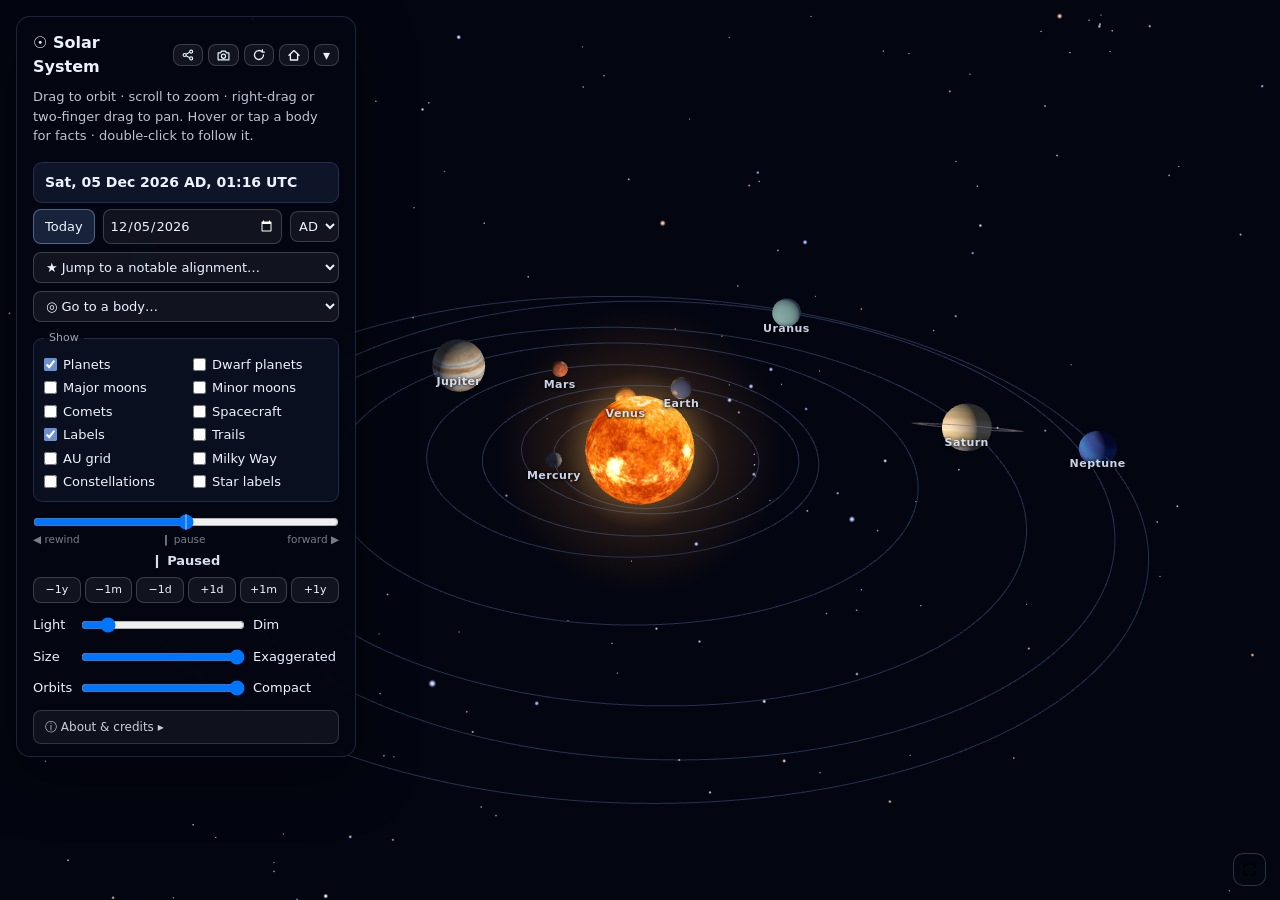
<file: index.html>
<!DOCTYPE html>
<html lang="en">
<head>
<meta charset="UTF-8">
<meta name="viewport" content="width=device-width, initial-scale=1.0, viewport-fit=cover">

<!-- Primary SEO -->
<title>Orrery.live - Interactive 3D Solar System Model &amp; Orrery</title>
<meta name="description" content="A free online orrery: a 3D solar system model and live map of the planets, from real JPL orbital data. See where every planet is right now, travel to any date from 3000 BC to 3000 AD, and watch famous planetary alignments and planet parades.">
<meta name="keywords" content="orrery, solar system model, solar system map, interactive solar system, solar system 3d, planets, planetary alignment, planet parade, astronomy, JPL, ephemeris, space, three.js">
<meta name="author" content="Adam Woodland">
<meta name="robots" content="index, follow">
<meta name="theme-color" content="#01020a">
<link rel="canonical" href="https://orrery.live/">

<!-- Icons & PWA -->
<link rel="icon" href="/favicon.svg" type="image/svg+xml">
<!-- Also published at the hard-coded convention path /apple-touch-icon.png,
     which iOS probes directly when it misses the link tag. -->
<link rel="apple-touch-icon" sizes="180x180" href="/apple-touch-icon.png">
<link rel="manifest" href="/manifest.json">

<!-- Open Graph -->
<meta property="og:type" content="website">
<meta property="og:url" content="https://orrery.live/">
<meta property="og:title" content="Orrery.live - Interactive 3D Solar System Model">
<meta property="og:description" content="A 3D solar system model and live map of the planets, from real JPL orbital data. See where every planet is right now, or travel to any date from 3000 BC to 3000 AD.">
<meta property="og:site_name" content="Orrery.live">
<meta property="og:locale" content="en_AU">
<meta property="og:image" content="https://orrery.live/solar-system.svg">
<meta property="og:image:alt" content="Orrery.live - a glowing sun ringed by tilted planet orbits">

<!-- Twitter / X card -->
<meta name="twitter:card" content="summary">
<meta name="twitter:title" content="Orrery.live - Interactive 3D Solar System Model">
<meta name="twitter:description" content="A 3D solar system model and live map of the planets, from real orbital data, plus a time machine for famous planetary alignments.">
<meta name="twitter:image" content="https://orrery.live/solar-system.svg">

<!-- Structured data -->
<script type="application/ld+json">
{
  "@context": "https://schema.org",
  "@type": "WebApplication",
  "name": "Orrery.live",
  "alternateName": ["Solar System View", "3D Solar System Model", "Online Orrery"],
  "url": "https://orrery.live/",
  "description": "A free online orrery: a 3D solar system model and live map of the planets, from real JPL orbital data. See where every planet is right now, travel to any date from 3000 BC to 3000 AD, and watch famous planetary alignments and planet parades.",
  "applicationCategory": "EducationalApplication",
  "applicationSubCategory": "Astronomy",
  "operatingSystem": "Web Browser",
  "browserRequirements": "Requires WebGL",
  "inLanguage": "en",
  "isAccessibleForFree": true,
  "image": "https://orrery.live/solar-system.svg",
  "screenshot": "https://orrery.live/solar-system.svg",
  "keywords": "orrery, solar system model, solar system map, interactive solar system, solar system 3d, planetary alignment, ephemeris, astronomy, JPL orbital elements, 3D planets",
  "featureList": [
    "Real planet positions computed from JPL orbital elements",
    "Time machine to any date from 3000 BC to 3000 AD",
    "Famous planetary alignments, planet parades and conjunctions",
    "True naked-eye star background from the HYG catalogue",
    "Drag to orbit, scroll to zoom, hover any body for live facts",
    "Double-click any planet or moon to focus on it and follow it through time",
    "Famous comets and deep-space probes on real trajectories",
    "Constellation figures and named bright stars",
    "Orbit trails, upcoming oppositions and elongations computed live",
    "Shareable links to an exact moment in time",
    "Installable app that works offline"
  ],
  "author": { "@type": "Person", "name": "Adam Woodland" },
  "creator": { "@type": "Person", "name": "Adam Woodland" },
  "offers": { "@type": "Offer", "price": "0", "priceCurrency": "AUD" }
}
</script>

<!-- FAQ structured data -->
<script type="application/ld+json">
{
  "@context": "https://schema.org",
  "@type": "FAQPage",
  "mainEntity": [
    {
      "@type": "Question",
      "name": "What is an orrery?",
      "acceptedAnswer": {
        "@type": "Answer",
        "text": "An orrery (pronounced OR-uh-ree) is a mechanical or digital model of the solar system that shows the planets in their correct relative positions and movements around the Sun. The name comes from Charles Boyle, 4th Earl of Orrery, for whom one of the first clockwork models was made around 1712. Orrery.live is a digital orrery - a free online, interactive 3D version you can explore in your browser."
      }
    },
    {
      "@type": "Question",
      "name": "Where are the planets right now?",
      "acceptedAnswer": {
        "@type": "Answer",
        "text": "Orrery.live opens on today's date, so the planets you see are where they actually are right now. Hover or tap any planet and its tooltip describes the planetary sky as seen from Earth: whether the planet is an evening-sky or morning-sky object at the moment, up most of the night, or lost in the Sun's glare - plus its distance and light-travel time from Earth and its next opposition or best viewing date."
      }
    },
    {
      "@type": "Question",
      "name": "How are the planet positions calculated?",
      "acceptedAnswer": {
        "@type": "Answer",
        "text": "Each planet's position is computed from JPL orbital elements (Keplerian ephemeris data), so the planets appear in their true heliocentric positions for any chosen date between 3000 BC and 3000 AD. Orbit spacing and the on-screen size of each body are scaled up for visibility, but the angular positions are real."
      }
    },
    {
      "@type": "Question",
      "name": "How far back and forward in time can I travel?",
      "acceptedAnswer": {
        "@type": "Answer",
        "text": "You can jump to any date from 3000 BC to 3000 AD using the date picker or the time slider. Inside that range the positions are computed from the JPL data; outside it the simulation still runs but shows an 'approximate positions' warning because it is extrapolating beyond the orbital data."
      }
    },
    {
      "@type": "Question",
      "name": "Can I see planetary alignments, planet parades and conjunctions?",
      "acceptedAnswer": {
        "@type": "Answer",
        "text": "Yes. The 'Jump to a notable alignment' menu lets you instantly travel to famous planetary alignments - popularly called planet parades - and conjunctions, from tight five- and six-planet clusters to the moments the planets spread evenly around the Sun. It includes the planet parades of June 2022, January and February 2025, February and August 2026, and the next big ones on 25 December 2027, 3 February 2034 and 8 September 2040. You can also set any date yourself to check an alignment."
      }
    },
    {
      "@type": "Question",
      "name": "What are the stars in the background?",
      "acceptedAnswer": {
        "@type": "Answer",
        "text": "The background is 1,637 naked-eye stars from the HYG database, placed in their true positions on the sky. It is the real night sky, not a decorative starfield."
      }
    },
    {
      "@type": "Question",
      "name": "Why are the planet sizes and orbits not to scale?",
      "acceptedAnswer": {
        "@type": "Answer",
        "text": "A true-scale solar system model would leave the planets as invisible specks separated by huge empty gaps. Orrery.live keeps the planets' positions and orbital geometry real but scales body sizes and orbit spacing for visibility, the standard compromise used by physical orreries. If you want to see reality, the Size and Orbits sliders morph the model to true scale relative to the Sun — and show just how empty the solar system really is."
      }
    },
    {
      "@type": "Question",
      "name": "Is Orrery.live free, and does it work on mobile?",
      "acceptedAnswer": {
        "@type": "Answer",
        "text": "Orrery.live is completely free with no sign-up. It runs in any modern web browser that supports WebGL, including phones and tablets — drag to orbit, pinch or scroll to zoom, and tap a planet for details."
      }
    }
  ]
}
</script>

<link rel="stylesheet" href="styles.css">
</head>
<body>
	<div id="loading">Loading textures &amp; star catalogue…</div>
	<div id="rangeWarn" role="status">⚠ Approximate positions — outside the 3000 BC – 3000 AD data range</div>

	<div id="miniDate" hidden aria-hidden="true"></div>
	<div id="moonWarn" role="status">⚠ Moon positions are approximate outside 1900–2100</div>
	<div id="ui">
		<div id="uiHeader">
			<h1>☉ Solar System</h1>
			<div id="uiHeaderBtns">
				<button id="share" class="btn" title="Copy a link to this exact view — time, camera, filters and play speed included" aria-label="Copy a share link to this view"><svg width="12" height="12" viewBox="0 0 12 12" aria-hidden="true"><circle cx="2.6" cy="6" r="1.5" fill="none" stroke="currentColor" stroke-width="1.1"/><circle cx="9.2" cy="2.6" r="1.5" fill="none" stroke="currentColor" stroke-width="1.1"/><circle cx="9.2" cy="9.4" r="1.5" fill="none" stroke="currentColor" stroke-width="1.1"/><path d="M4 5.3 7.8 3.3M4 6.7 7.8 8.7" fill="none" stroke="currentColor" stroke-width="1.1"/></svg></button>
				<button id="shot" class="btn" title="Save a PNG image of the current view" aria-label="Save a PNG image of the current view"><svg width="13" height="13" viewBox="0 0 12 12" aria-hidden="true"><path d="M1 3.6h2.2L4.3 2h3.4l1.1 1.6H11v6.4H1z M6 8.6a1.9 1.9 0 1 0 0-3.8 1.9 1.9 0 0 0 0 3.8z" fill="none" stroke="currentColor" stroke-width="1.1" stroke-linejoin="round"/></svg></button>
				<button id="resetView" class="btn" title="Reset settings &amp; view to the defaults" aria-label="Reset settings and view to the defaults"><svg width="12" height="12" viewBox="0 0 12 12" aria-hidden="true"><path d="M10.5 6a4.5 4.5 0 1 1-1.32-3.18M9.4 0.9l-.2 2.1 2.1.2" fill="none" stroke="currentColor" stroke-width="1.3" stroke-linecap="round" stroke-linejoin="round"/></svg></button>
				<button id="homeView" class="btn" title="Reset the camera to the home view" aria-label="Reset the camera to the home view"><svg width="12" height="12" viewBox="0 0 12 12" aria-hidden="true"><path d="M1 6.2 6 1.6l5 4.6M2.4 5.4V11h7.2V5.4" fill="none" stroke="currentColor" stroke-width="1.3" stroke-linecap="round" stroke-linejoin="round"/></svg></button>
				<button id="collapse" class="btn" aria-expanded="true" aria-controls="uiBody" title="Collapse panel">▾</button>
			</div>
		</div>
		<div id="uiBody">
		<p>Drag to orbit · scroll to zoom · right-drag or two-finger drag to pan. Hover or tap a body for facts · double-click to follow it.</p>
		<div id="followRow" hidden><span id="followName">◎ Following —</span><button id="followStop" class="btn" title="Stop following (Esc)">✕ Stop</button></div>
		<div id="dateRow"><span id="dateValue">—</span></div>
		<div id="gotoRow">
			<button class="btn accent" id="today">Today</button>
			<span id="dateWrap"><input type="date" id="dateShow" tabindex="-1" aria-hidden="true" inert><input type="datetime-local" id="dateInput" step="60" aria-label="Go to date and time (UTC)" title="Date and time (UTC) — the time can be set here too"></span>
			<select id="era" aria-label="Era (AD or BC)" title="Switch the year between AD and BC">
				<option value="AD">AD</option>
				<option value="BC">BC</option>
			</select>
		</div>
		<div id="eventsRow">
			<select id="events" aria-label="Jump to a notable alignment">
				<option value="">★ Jump to a notable alignment…</option>
			</select>
		</div>
		<div id="gotoBodyRow">
			<select id="gotoBody" aria-label="Go to a body">
				<option value="">◎ Go to a body…</option>
			</select>
		</div>
		<fieldset id="filterRow">
			<legend>Show</legend>
			<label><input type="checkbox" id="filterPlanets" checked> Planets</label>
			<label><input type="checkbox" id="filterDwarf"> Dwarf planets</label>
			<label><input type="checkbox" id="filterMajor"> Major moons</label>
			<label><input type="checkbox" id="filterMinor"> Minor moons</label>
			<label><input type="checkbox" id="filterComets"> Comets</label>
			<label><input type="checkbox" id="filterCraft"> Spacecraft</label>
			<label><input type="checkbox" id="filterLabels"> Labels</label>
			<label><input type="checkbox" id="filterTrails"> Trails</label>
			<label><input type="checkbox" id="filterGrid"> AU grid</label>
			<label><input type="checkbox" id="filterMilky"> Milky Way</label>
			<label><input type="checkbox" id="filterConst"> Constellations</label>
			<label><input type="checkbox" id="filterStarLabels"> Star labels</label>
		</fieldset>
		<div id="controls">
			<div id="timeControl">
				<div class="slider-wrap"><input id="speed" type="range" min="-100" max="100" step="1" value="0"><span class="center-mark"></span></div>
				<div id="timeTicks"><span>◀ rewind</span><span>❙ pause</span><span>forward ▶</span></div>
				<div id="speedValue">❙ Paused</div>
				<div id="stepRow" role="group" aria-label="Step time by exact amounts">
					<button class="btn step" data-unit="y" data-dir="-1" title="Back one year">−1y</button>
					<button class="btn step" data-unit="m" data-dir="-1" title="Back one month">−1m</button>
					<button class="btn step" data-unit="d" data-dir="-1" title="Back one day">−1d</button>
					<button class="btn step" data-unit="d" data-dir="1" title="Forward one day">+1d</button>
					<button class="btn step" data-unit="m" data-dir="1" title="Forward one month">+1m</button>
					<button class="btn step" data-unit="y" data-dir="1" title="Forward one year">+1y</button>
				</div>
			</div>
			<label><span class="ctrlName">Light</span><input id="brightness" type="range" min="0" max="100" step="1" value="13"><span id="brightnessValue" class="ctrlValue">Dim</span></label>
				<label><span class="ctrlName">Size</span><input id="bodyScale" type="range" min="0" max="100" step="1" value="100" title="Body sizes: left = true scale vs the Sun, right = exaggerated"><span id="bodyScaleValue" class="ctrlValue">Exaggerated</span></label>
				<label><span class="ctrlName">Orbits</span><input id="orbitScale" type="range" min="0" max="100" step="1" value="100" title="Orbit spacing: left = true distances vs the Sun, right = compact for visibility"><span id="orbitScaleValue" class="ctrlValue">Compact</span></label>
		</div>
		<button id="aboutToggle" class="btn" aria-expanded="false" aria-controls="aboutPanel">ⓘ About &amp; credits ▸</button>
		</div>
	</div>
	<!-- Slide-out About panel: glides over the settings on demand, then retracts,
	     keeping the main panel short. -->
	<aside id="aboutPanel" aria-hidden="true" aria-label="About and credits">
		<div id="aboutHeader">
			<strong>About &amp; credits</strong>
			<button id="aboutClose" class="btn" title="Close" aria-label="Close about panel">✕</button>
		</div>
		<div id="aboutPanelBody">
			<div id="legend"><strong>Real data:</strong> planet positions from JPL orbital elements; the background is 1,637 naked-eye stars (HYG catalogue) in their true sky positions. Orbit spacing &amp; body sizes are scaled for visibility — the <strong>Size</strong> &amp; <strong>Orbits</strong> sliders morph them to true scale relative to the Sun. Rotation is tied to the date at each body's true sidereal rate &amp; direction (Venus, Uranus &amp; Pluto rotate retrograde), so pausing holds a fixed orientation. The terrestrial planets (Mercury, Venus, Earth, Mars) are oriented from their IAU rotational elements, so the correct longitude faces the Sun — Earth maps to real geography. The giant planets &amp; Pluto point their axes in the true directions — Saturn's rings and Uranus's sideways roll sit in their real planes — but their absolute facing is illustrative. The dwarf planets Ceres, Haumea, Makemake &amp; Eris use mean orbital elements, so their orbit shape &amp; tilt are real but their position along the orbit is approximate. Moons (toggle them in <strong>Show</strong>) use real orbit size, inclination, period &amp; direction around their planet's true spin axis — Triton &amp; Phoebe orbit retrograde, Saturn's moons share its ring plane, and the Moon rides the ecliptic as it really does. The Moon is placed by a lunar theory (longitude, latitude and distance, within ~0.1° of JPL Horizons over 1900–2100) on its real, slowly turning ellipse, and Earth itself sits at its centre rather than the Earth–Moon barycentre that JPL's element table describes. The other major moons follow their real mean motion on circular paths (their eccentricities are below 0.03), calibrated for the modern era (≈1900–2100); minor moons show their real eccentric orbits but their phase is illustrative. Planet orbit lines are redrawn as the orbital elements evolve, so each planet stays on its line even thousands of years from now. Zoom in on a planet to see its moons' orbit paths.</div>
				<div id="datesNote"><strong>Dates &amp; time:</strong> the view opens at the current moment, shown in UTC; dates are UTC in the modern (proleptic Gregorian) calendar, even before 1582 — history books usually quote Julian-calendar dates, which differ by days to a few weeks in ancient times. The slow drift between clock time and astronomical time (ΔT) is not modelled; near the ends of the range this can shift fast-moving Mercury by a few degrees.</div>
				<div id="extrasNote"><strong>Comets &amp; spacecraft:</strong> comets use fixed orbital elements, so their orbit shapes are real but positions drift from truth away from the present (Halley's period is pinned to its 1986 and 2061 perihelia so that return lands on the right date). Spacecraft ride JPL Horizons trajectory data (launch era – 2049, extended on their final heading beyond); markers are symbols, not to scale. Because comet and probe paths span the whole system, the compact view maps their distances through the planets' own spacing — they cross each planet's displayed orbit exactly when they cross the real one. <strong>Trails</strong> trace each body's displayed path as time runs; the <strong>Upcoming</strong> events and the tooltips' "next opposition / best view" dates are computed live from the same orbital model (typically within a day or two of almanac values).</div>
				<div id="kbdNote"><strong>Keyboard:</strong> Space play/pause · ← → ±1 day (Shift = month, Ctrl = year) · + − speed · 0 today · H home · F fullscreen · Esc stop following.</div>
			<div id="disclaimer"><strong>Disclaimer:</strong> this is an educational visualisation. The data and model have not been independently verified and should not be relied upon for scientific, navigational or any other precise purpose.</div>
			<div id="credits">Textures © <a href="https://www.solarsystemscope.com/textures/" target="_blank" rel="noopener">Solar System Scope</a> (CC BY 4.0) · Star data: <a href="https://codeberg.org/astronexus/hyg" target="_blank" rel="noopener">HYG database</a> (CC BY-SA 4.0) · Constellation lines: <a href="https://github.com/ofrohn/d3-celestial" target="_blank" rel="noopener">d3-celestial</a> (BSD-3) · Spacecraft trajectories: <a href="https://ssd.jpl.nasa.gov/horizons/" target="_blank" rel="noopener">JPL Horizons</a> · Pluto: stylised map · Built with <a href="https://threejs.org" target="_blank" rel="noopener">three.js</a> (MIT)</div>
			<div id="about-footer">
				Guides: <a href="/now/">where the planets are right now</a> · <a href="/planetary-alignment/">planetary alignments &amp; planet parades</a>.<br>
				<a href="mailto:adam@orrery.live">Contact: adam@orrery.live</a><br>
				Code licensed under the <a href="LICENSE">MIT licence</a>.<br>
				Design, code and content developed with the assistance of AI (Anthropic Claude).<br>
				Like this? Also see <a href="https://nearest.land/" target="_blank" rel="noopener">nearest.land</a> - click any coast on a 3D globe and see what lies across the water in every direction.<br>
				More toys and tools at <a href="https://games.adamwoodland.com/" target="_blank" rel="noopener">Adam's Arcade</a> · Made by <a href="https://adamwoodland.com/" target="_blank" rel="noopener">Adam Woodland</a>.
			</div>
		</div>
	</aside>
	<div id="labels" aria-hidden="true"></div>
	<div id="tooltip"></div>
	<!-- Floating viewport control: kept out of the panel so the header row stays uncrowded. -->
	<button id="fullscreen" class="btn" title="Fullscreen (F)" aria-label="Toggle fullscreen">
		<svg width="13" height="13" viewBox="0 0 12 12" aria-hidden="true">
			<g id="fsExpand"><path d="M1.2 4.2v-3h3M7.8 1.2h3v3M10.8 7.8v3h-3M4.2 10.8h-3v-3" fill="none" stroke="currentColor" stroke-width="1.3" stroke-linecap="round" stroke-linejoin="round"/></g>
			<g id="fsCompress" class="is-hidden"><path d="M4.2 1.2v3h-3M7.8 1.2v3h3M10.8 7.8h-3v3M1.2 7.8h3v3" fill="none" stroke="currentColor" stroke-width="1.3" stroke-linecap="round" stroke-linejoin="round"/></g>
		</svg>
	</button>

	<!-- Crawlable, screen-reader-accessible content. Mirrors the FAQ structured data
	     so search engines and assistive tech see real text behind the WebGL canvas. -->
	<section id="seo-content" class="sr-only">
		<h2>A free online orrery - an interactive 3D solar system model</h2>
		<p>Orrery.live is a free online orrery — an interactive digital solar system
		model that you explore in your web browser. Every planet is placed in its true
		position around the Sun using JPL orbital elements, so the view shows the real
		arrangement of Mercury, Venus, Earth, Mars, Jupiter, Saturn, Uranus, Neptune and
		Pluto for any date you choose. Drag to orbit the camera, scroll or pinch to zoom,
		right-drag (or drag with two fingers) to pan, and hover or tap any body to read
		live facts about it. Double-click a planet or moon to lock the camera onto it
		and follow it as time plays.</p>
		<p>It works as a solar system simulator and a live map in one: press play and the
		planets move on their real orbits, or pause and read off exactly where each one
		is today.</p>

		<h2>A time machine for the planets</h2>
		<p>Use the date picker or the time slider to scrub forwards and backwards through
		time, anywhere from 3000 BC to 3000 AD. Speed time up to watch the planets race
		around their orbits, or pause on an exact moment and copy a shareable link to it.
		The 'Jump to a notable alignment' menu travels straight to famous planetary
		alignments, planet parades and conjunctions so you can see exactly how the
		planets lined up.</p>

		<p>Two companion pages put the same model into words: <a href="/now/">where the
		planets are right now</a> lists every planet's distance, light time, evening or
		morning sky, retrograde motion and next opposition, and <a href="/planetary-alignment/">planetary
		alignments and planet parades</a> gives the upcoming and past parade dates with
		links straight into the orrery.</p>

		<h2>A live map of the solar system, from real data</h2>
		<p>The background is the genuine night sky: 1,637 naked-eye stars from the HYG
		database in their true positions, with optional constellation figures and named
		bright stars. Planet positions come from real orbital data, while body sizes and
		orbit spacing are scaled up for visibility — the same compromise used by
		physical orreries. The result is a live picture of the planetary sky: which
		planets are up tonight, roughly where to look for them, and when each next
		reaches opposition or its best viewing date.</p>

		<h2>Comets, spacecraft and sky events</h2>
		<p>Follow Halley's Comet, Comet Encke, Hale–Bopp and Rosetta's comet 67P on
		their real orbits, or trace Voyager 1 and 2, Pioneer 10 and 11 and New Horizons
		along trajectories from JPL Horizons. Tooltips show each planet's distance from
		Earth, light-travel time, where it sits in tonight's sky and its next opposition
		or best viewing date — and the events menu lists upcoming oppositions and
		elongations computed live from the orbital model.</p>

		<h2>Frequently asked questions</h2>
		<h3>What is an orrery?</h3>
		<p>An orrery (pronounced OR-uh-ree) is a mechanical or digital model of the solar
		system that shows the planets in their correct relative positions and movements
		around the Sun. The name
		comes from Charles Boyle, 4th Earl of Orrery, for whom one of the first clockwork
		models was made around 1712. Orrery.live is a digital orrery - a free online,
		interactive 3D version you can explore in your browser.</p>

		<h3>Where are the planets right now?</h3>
		<p>Orrery.live opens on today's date, so the planets you see are where they
		actually are right now. Hover or tap any planet and its tooltip describes the
		planetary sky as seen from Earth: whether the planet is an evening-sky or
		morning-sky object at the moment, up most of the night, or lost in the Sun's
		glare - plus its distance and light-travel time from Earth and its next
		opposition or best viewing date.</p>

		<h3>How are the planet positions calculated?</h3>
		<p>Each planet's position is computed from JPL orbital elements, so the planets
		appear in their true heliocentric positions for any date between 3000 BC and
		3000 AD. Orbit spacing and on-screen body sizes are scaled for visibility, but the
		angular positions are real.</p>

		<h3>How far back and forward in time can I travel?</h3>
		<p>Any date from 3000 BC to 3000 AD. Inside that range the positions are computed
		from the JPL data; outside it the simulation still runs but warns that positions
		are approximate because it is extrapolating beyond the orbital data.</p>

		<h3>Can I see planetary alignments, planet parades and conjunctions?</h3>
		<p>Yes. The 'Jump to a notable alignment' menu lets you instantly travel to famous
		planetary alignments - popularly called planet parades - and conjunctions, from
		tight five- and six-planet clusters to the moments the planets spread evenly
		around the Sun. It includes the planet parades of June 2022, January and
		February 2025, February and August 2026, and the next big ones on 25 December
		2027, 3 February 2034 and 8 September 2040. You can also set any date yourself
		to check an alignment.</p>

		<h3>What are the stars in the background?</h3>
		<p>The background is 1,637 naked-eye stars from the HYG database, placed in their
		true positions on the sky — the real night sky, not a decorative starfield.</p>

		<h3>Why are the planet sizes and orbits not to scale?</h3>
		<p>A true-scale solar system model would leave the planets as invisible specks separated
		by huge empty gaps. Orrery.live keeps positions and orbital geometry real but
		scales body sizes and orbit spacing for visibility — and the Size and Orbits
		sliders let you morph the model to true scale to see the emptiness for yourself.</p>

		<h3>Is Orrery.live free, and does it work on mobile?</h3>
		<p>Orrery.live is completely free with no sign-up and runs in any modern browser
		that supports WebGL, including phones and tablets.</p>
	</section>

	<script type="module" src="app.js"></script>
</body>
</html>
</file>
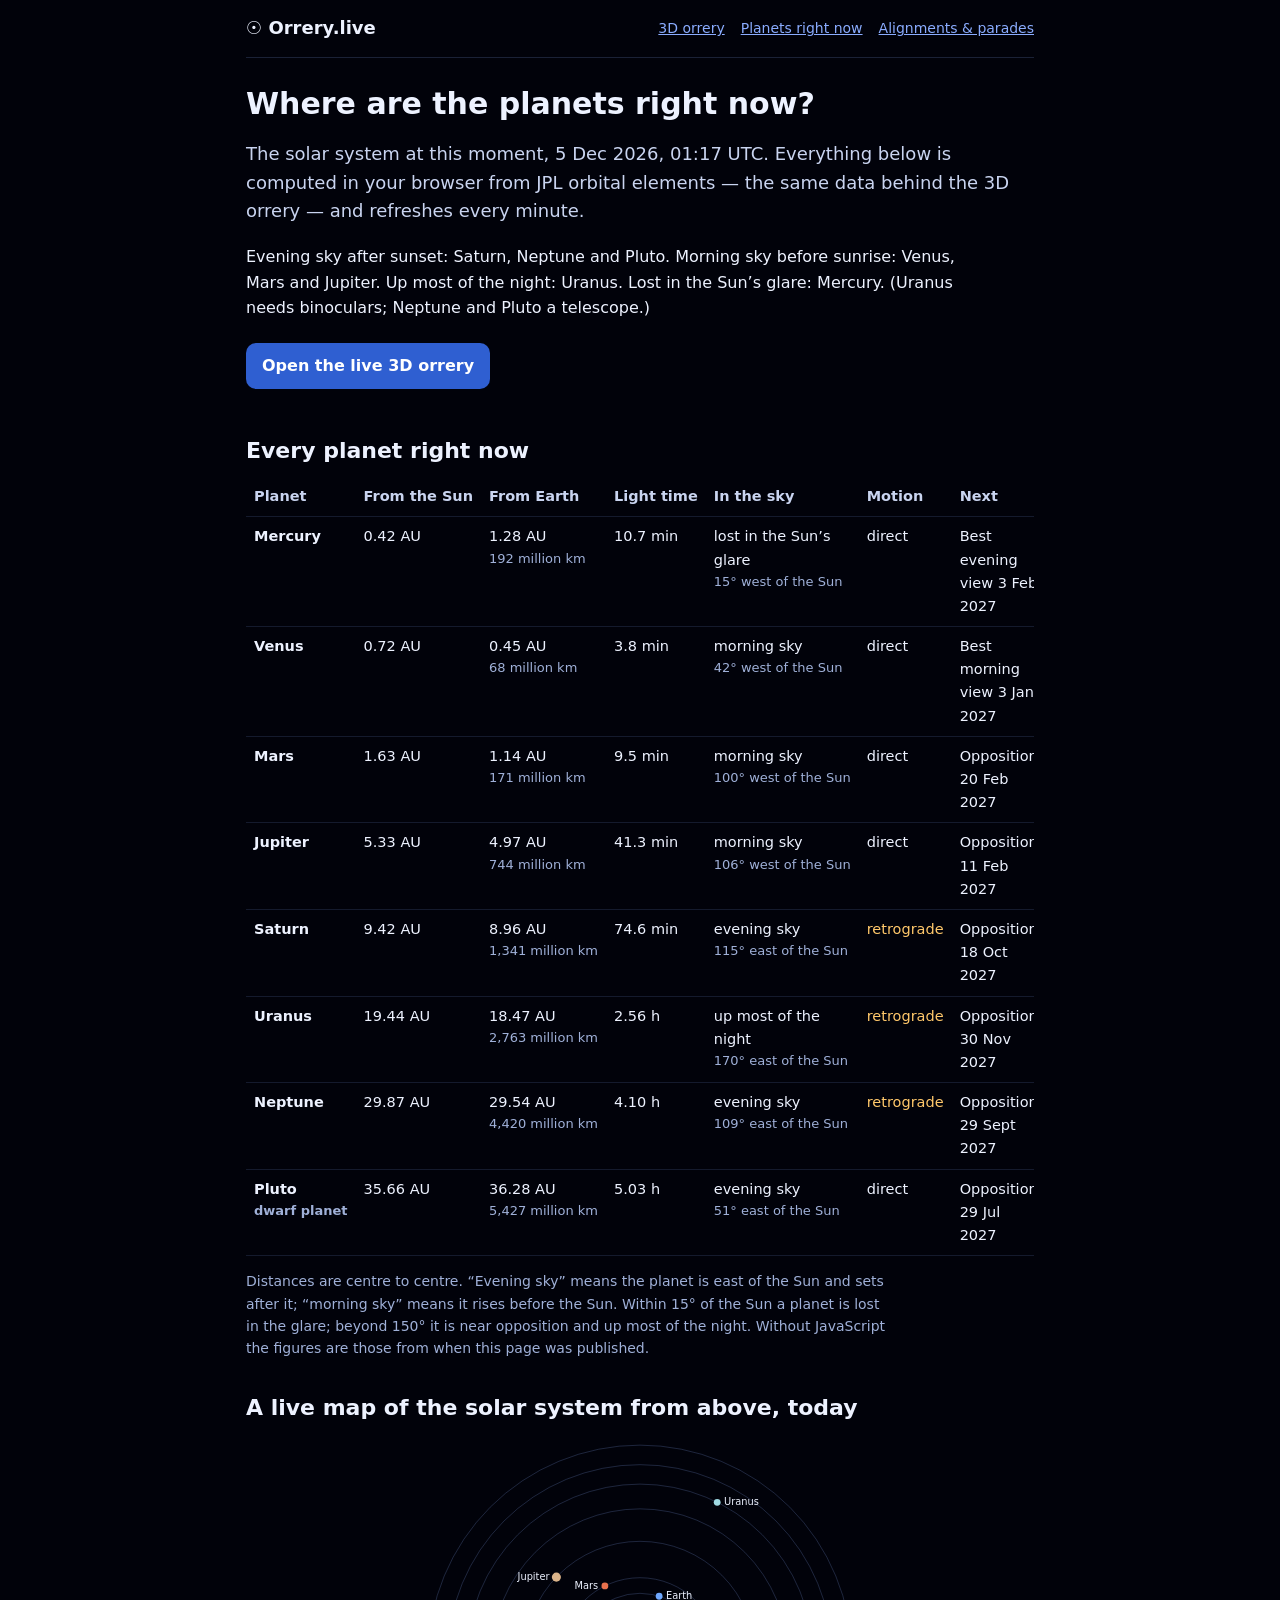
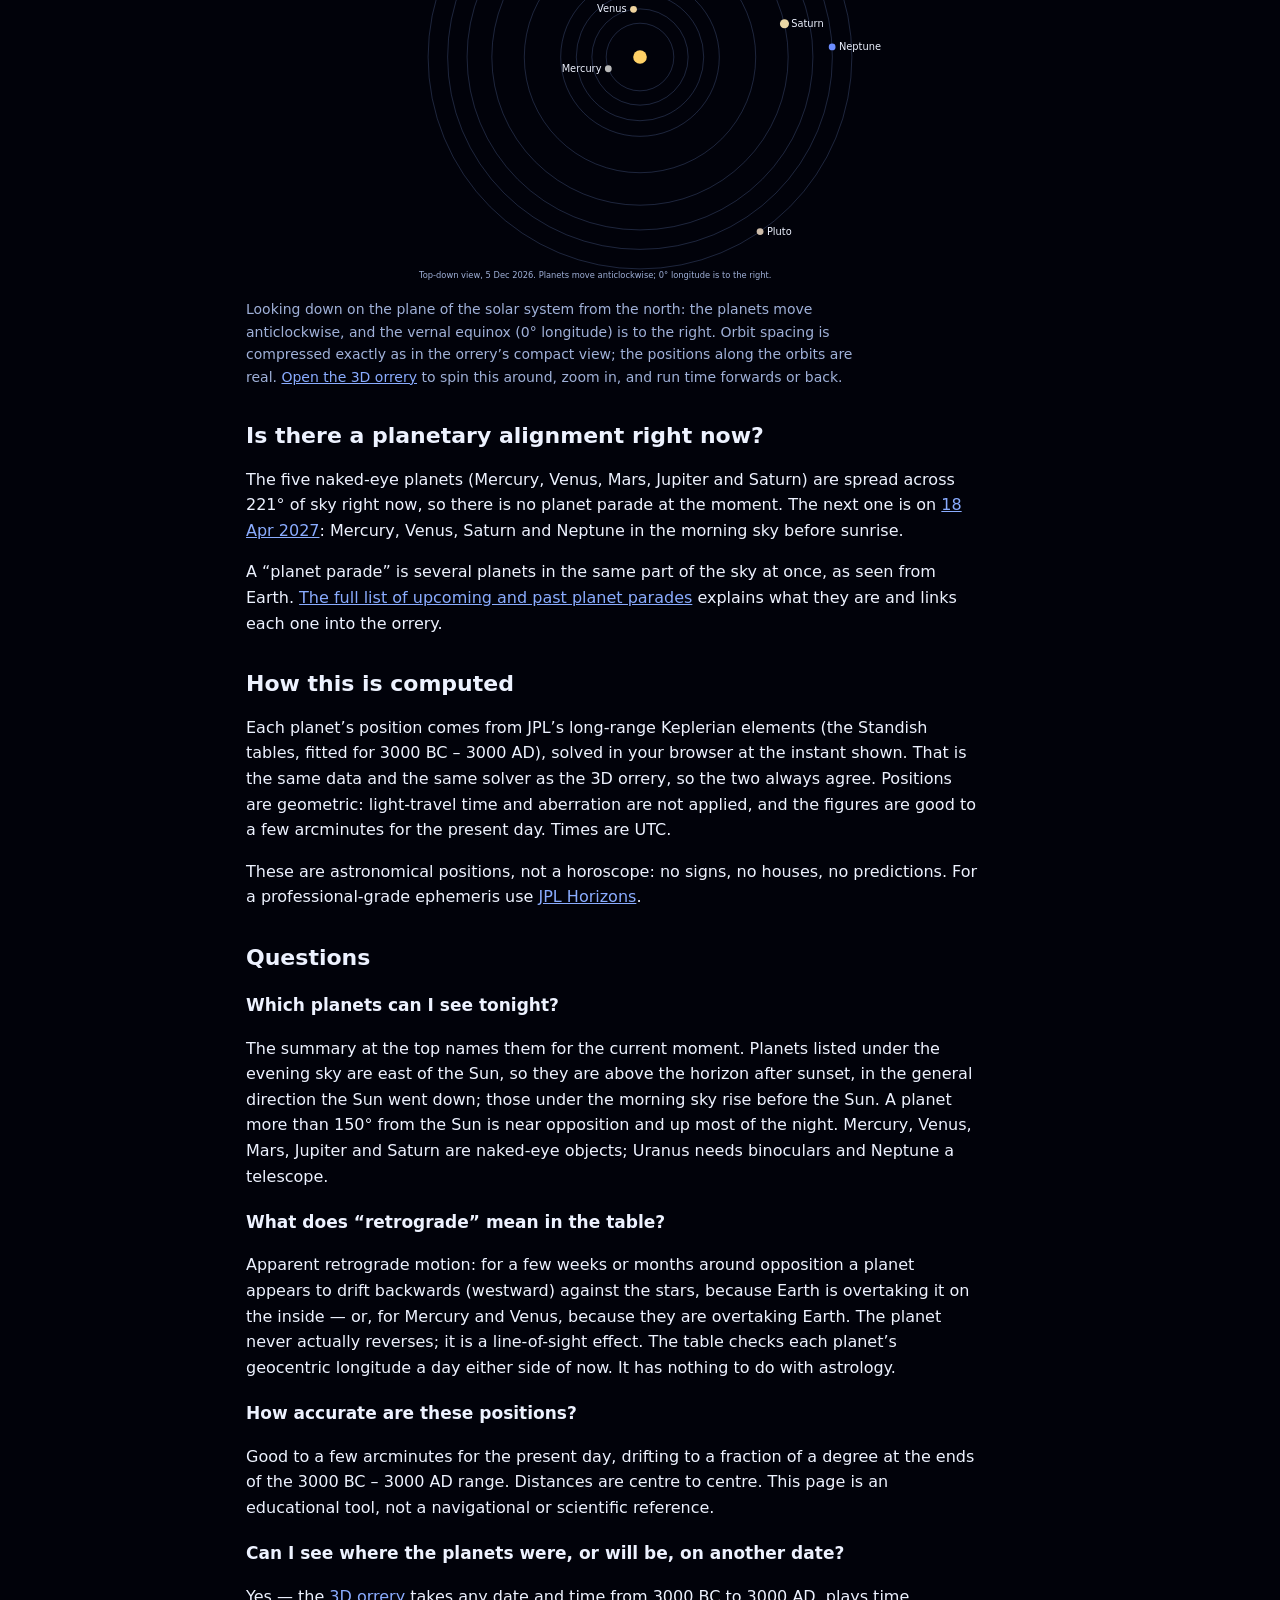
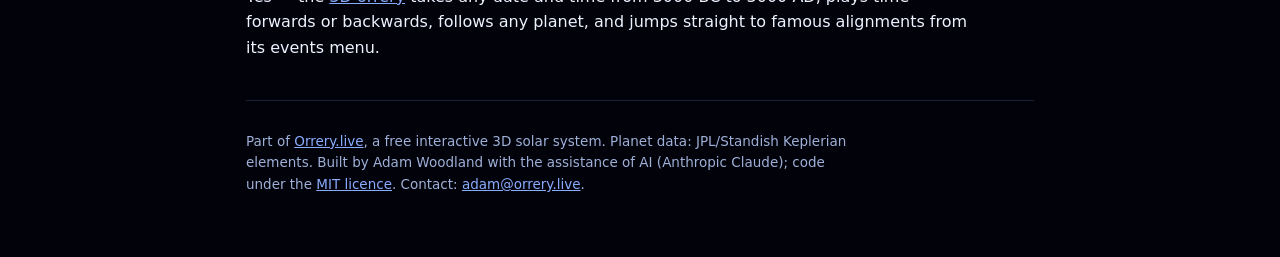
<file: now/index.html>
<!DOCTYPE html>
<html lang="en">
<head>
<meta charset="UTF-8">
<meta name="viewport" content="width=device-width, initial-scale=1.0">
<title>Where are the planets right now? Live positions of every planet - Orrery.live</title>
<meta name="description" content="Live positions of all the planets right now: distance from the Sun and from Earth, light time, evening or morning sky, retrograde or not, and the next opposition or best viewing date - computed from JPL orbital data, with a top-down map of the solar system today.">
<meta name="robots" content="index, follow">
<meta name="author" content="Adam Woodland">
<meta name="theme-color" content="#01020a">
<link rel="canonical" href="https://orrery.live/now/">
<link rel="icon" href="/favicon.svg" type="image/svg+xml">
<link rel="apple-touch-icon" sizes="180x180" href="/apple-touch-icon.png">
<meta property="og:type" content="website">
<meta property="og:url" content="https://orrery.live/now/">
<meta property="og:title" content="Where are the planets right now? Live positions of every planet">
<meta property="og:description" content="Distance from the Sun and Earth, light time, evening or morning sky, retrograde or not, and the next opposition for every planet - live, from JPL orbital data.">
<meta property="og:site_name" content="Orrery.live">
<meta property="og:image" content="https://orrery.live/solar-system.svg">
<meta name="twitter:card" content="summary">
<meta name="twitter:title" content="Where are the planets right now?">
<meta name="twitter:description" content="Live positions of every planet: distances, light time, evening or morning sky, retrograde motion and the next opposition.">
<script type="application/ld+json">
{
  "@context": "https://schema.org",
  "@graph": [
    {
      "@type": "BreadcrumbList",
      "itemListElement": [
        { "@type": "ListItem", "position": 1, "name": "Orrery.live", "item": "https://orrery.live/" },
        { "@type": "ListItem", "position": 2, "name": "Where are the planets right now?", "item": "https://orrery.live/now/" }
      ]
    },
    {
      "@type": "WebPage",
      "@id": "https://orrery.live/now/",
      "url": "https://orrery.live/now/",
      "name": "Where are the planets right now? Live positions of every planet",
      "description": "Live positions of all the planets right now: distance from the Sun and from Earth, light time, evening or morning sky, retrograde or not, and the next opposition or best viewing date, computed from JPL orbital data.",
      "isPartOf": { "@type": "WebSite", "name": "Orrery.live", "url": "https://orrery.live/" },
      "author": { "@type": "Person", "name": "Adam Woodland" },
      "inLanguage": "en"
    },
    {
      "@type": "FAQPage",
      "mainEntity": [
        {
          "@type": "Question",
          "name": "Which planets can I see tonight?",
          "acceptedAnswer": { "@type": "Answer", "text": "The summary at the top of this page names them for the current moment. Planets listed under the evening sky are east of the Sun, so they are above the horizon after sunset, in the general direction the Sun went down; those under the morning sky rise before the Sun. A planet more than 150 degrees from the Sun is near opposition and up most of the night. Mercury, Venus, Mars, Jupiter and Saturn are naked-eye objects; Uranus needs binoculars and Neptune a telescope." }
        },
        {
          "@type": "Question",
          "name": "What does retrograde mean in the table?",
          "acceptedAnswer": { "@type": "Answer", "text": "Apparent retrograde motion: for a few weeks or months around opposition, a planet appears to drift backwards (westward) against the stars because Earth is overtaking it on the inside, or, for Mercury and Venus, because they are overtaking Earth. The planet never actually reverses; it is a line-of-sight effect. The table checks the planet's geocentric ecliptic longitude a day either side of now. It has nothing to do with astrology." }
        },
        {
          "@type": "Question",
          "name": "How accurate are these positions?",
          "acceptedAnswer": { "@type": "Answer", "text": "They are computed from JPL's long-range Keplerian elements (the Standish tables that cover 3000 BC to 3000 AD), the same data behind the 3D orrery, which are good to a few arcminutes for the present day. The figures are geometric positions at the moment shown (UTC): light-travel time and aberration are not applied, and distances are centre to centre. They are not a substitute for a professional ephemeris such as JPL Horizons, and they are not a horoscope." }
        },
        {
          "@type": "Question",
          "name": "Can I see where the planets were, or will be, on another date?",
          "acceptedAnswer": { "@type": "Answer", "text": "Yes. The 3D orrery at orrery.live lets you set any date and time from 3000 BC to 3000 AD, play time forwards or backwards, and follow any planet. Its Jump to a notable alignment menu also goes straight to famous planetary alignments and planet parades." }
        }
      ]
    }
  ]
}
</script>
<link rel="stylesheet" href="/guide.css">
</head>
<body>
<div class="wrap">
<header class="site">
	<a class="brand" href="/">☉ Orrery.live</a>
	<nav aria-label="Guides"><a href="/">3D orrery</a><a href="/now/" aria-current="page">Planets right now</a><a href="/planetary-alignment/">Alignments &amp; parades</a></nav>
</header>
<main>
	<h1>Where are the planets right now?</h1>
	<p class="lead">The solar system at this moment, <span id="stamp" class="now-stamp"><!-- snap:stamp -->24 Sept 2026, 09:53 UTC<!-- /snap:stamp --></span>. Everything below is computed in your browser from JPL orbital elements — the same data behind the 3D orrery — and refreshes every minute.</p>
	<p id="summary"><!-- snap:summary -->Evening sky after sunset: Mercury, Venus and Pluto. Morning sky before sunrise: Mars, Jupiter and Uranus. Up most of the night: Saturn and Neptune. Lost in the Sun’s glare: none. (Uranus needs binoculars; Neptune and Pluto a telescope.)<!-- /snap:summary --></p>
	<a class="cta" href="/">Open the live 3D orrery</a>

	<h2>Every planet right now</h2>
	<div class="tablewrap">
		<table class="stack">
			<thead>
				<tr><th scope="col">Planet</th><th scope="col">From the Sun</th><th scope="col">From Earth</th><th scope="col">Light time</th><th scope="col">In the sky</th><th scope="col">Motion</th><th scope="col">Next</th><th scope="col"></th></tr>
			</thead>
			<tbody id="planetRows"><!-- snap:rows --><tr><th scope="row">Mercury</th><td class="num" data-label="From the Sun">0.47 AU</td><td class="num" data-label="From Earth">1.25 AU<span class="sub">187 million km</span></td><td class="num" data-label="Light time">10.4 min</td><td data-label="In the sky">evening sky<span class="sub">20° east of the Sun</span></td><td data-label="Motion">direct</td><td class="next" data-label="Next">Best evening view 12 Oct 2026</td><td class="act"><a href="/?follow=Mercury" title="Open the 3D orrery following Mercury">3D view</a></td></tr><tr><th scope="row">Venus</th><td class="num" data-label="From the Sun">0.73 AU</td><td class="num" data-label="From Earth">0.39 AU<span class="sub">58 million km</span></td><td class="num" data-label="Light time">3.2 min</td><td data-label="In the sky">evening sky<span class="sub">36° east of the Sun</span></td><td data-label="Motion">direct</td><td class="next" data-label="Next">Best morning view 3 Jan 2027</td><td class="act"><a href="/?follow=Venus" title="Open the 3D orrery following Venus">3D view</a></td></tr><tr><th scope="row">Mars</th><td class="num" data-label="From the Sun">1.55 AU</td><td class="num" data-label="From Earth">1.71 AU<span class="sub">256 million km</span></td><td class="num" data-label="Light time">14.2 min</td><td data-label="In the sky">morning sky<span class="sub">64° west of the Sun</span></td><td data-label="Motion">direct</td><td class="next" data-label="Next">Opposition 20 Feb 2027</td><td class="act"><a href="/?follow=Mars" title="Open the 3D orrery following Mars">3D view</a></td></tr><tr><th scope="row">Jupiter</th><td class="num" data-label="From the Sun">5.30 AU</td><td class="num" data-label="From Earth">5.99 AU<span class="sub">897 million km</span></td><td class="num" data-label="Light time">49.8 min</td><td data-label="In the sky">morning sky<span class="sub">43° west of the Sun</span></td><td data-label="Motion">direct</td><td class="next" data-label="Next">Opposition 11 Feb 2027</td><td class="act"><a href="/?follow=Jupiter" title="Open the 3D orrery following Jupiter">3D view</a></td></tr><tr><th scope="row">Saturn</th><td class="num" data-label="From the Sun">9.44 AU</td><td class="num" data-label="From Earth">8.46 AU<span class="sub">1,265 million km</span></td><td class="num" data-label="Light time">70.3 min</td><td data-label="In the sky">up most of the night<span class="sub">169° west of the Sun</span></td><td class="retro" data-label="Motion">retrograde</td><td class="next" data-label="Next">Opposition 4 Oct 2026</td><td class="act"><a href="/?follow=Saturn" title="Open the 3D orrery following Saturn">3D view</a></td></tr><tr><th scope="row">Uranus</th><td class="num" data-label="From the Sun">19.45 AU</td><td class="num" data-label="From Earth">19.00 AU<span class="sub">2,842 million km</span></td><td class="num" data-label="Light time">2.63 h</td><td data-label="In the sky">morning sky<span class="sub">116° west of the Sun</span></td><td class="retro" data-label="Motion">retrograde</td><td class="next" data-label="Next">Opposition 26 Nov 2026</td><td class="act"><a href="/?follow=Uranus" title="Open the 3D orrery following Uranus">3D view</a></td></tr><tr><th scope="row">Neptune</th><td class="num" data-label="From the Sun">29.87 AU</td><td class="num" data-label="From Earth">28.87 AU<span class="sub">4,319 million km</span></td><td class="num" data-label="Light time">4.00 h</td><td data-label="In the sky">up most of the night<span class="sub">178° west of the Sun</span></td><td class="retro" data-label="Motion">retrograde</td><td class="next" data-label="Next">Opposition 26 Sept 2026</td><td class="act"><a href="/?follow=Neptune" title="Open the 3D orrery following Neptune">3D view</a></td></tr><tr><th scope="row">Pluto<span class="sub">dwarf planet</span></th><td class="num" data-label="From the Sun">35.61 AU</td><td class="num" data-label="From Earth">35.08 AU<span class="sub">5,247 million km</span></td><td class="num" data-label="Light time">4.86 h</td><td data-label="In the sky">evening sky<span class="sub">122° east of the Sun</span></td><td class="retro" data-label="Motion">retrograde</td><td class="next" data-label="Next">Opposition 29 Jul 2027</td><td class="act"><a href="/?follow=Pluto" title="Open the 3D orrery following Pluto">3D view</a></td></tr><!-- /snap:rows --></tbody>
		</table>
	</div>
	<p class="muted">Distances are centre to centre. “Evening sky” means the planet is east of the Sun and sets after it; “morning sky” means it rises before the Sun. Within 15° of the Sun a planet is lost in the glare; beyond 150° it is near opposition and up most of the night. Without JavaScript the figures are those from when this page was published.</p>

	<h2>A live map of the solar system from above, today</h2>
	<svg class="topdown" id="topdown" viewBox="-70 0 740 600" role="img" aria-labelledby="topdownTitle"><title id="topdownTitle">Top-down map of where the planets are today</title><!-- snap:map --><circle cx="300" cy="300" r="44.7" fill="none" stroke="rgba(138,172,255,0.28)"></circle><circle cx="300" cy="300" r="63.6" fill="none" stroke="rgba(138,172,255,0.28)"></circle><circle cx="300" cy="300" r="84.2" fill="none" stroke="rgba(138,172,255,0.28)"></circle><circle cx="300" cy="300" r="104.8" fill="none" stroke="rgba(138,172,255,0.28)"></circle><circle cx="300" cy="300" r="152.9" fill="none" stroke="rgba(138,172,255,0.28)"></circle><circle cx="300" cy="300" r="195.8" fill="none" stroke="rgba(138,172,255,0.28)"></circle><circle cx="300" cy="300" r="228.5" fill="none" stroke="rgba(138,172,255,0.28)"></circle><circle cx="300" cy="300" r="254.2" fill="none" stroke="rgba(138,172,255,0.28)"></circle><circle cx="300" cy="300" r="280.0" fill="none" stroke="rgba(138,172,255,0.28)"></circle><circle cx="300" cy="300" r="9" fill="#ffd166"></circle><circle cx="284.1" cy="341.7" r="4.5" fill="#b9b9b9"></circle><text x="275.1" y="345.7" font-size="13" fill="#edf2ff" text-anchor="end">Mercury</text><circle cx="360.8" cy="318.6" r="4.5" fill="#efd39f"></circle><text x="369.8" y="322.6" font-size="13" fill="#edf2ff" text-anchor="start">Venus</text><circle cx="384.2" cy="298.5" r="4.5" fill="#6fa8ff"></circle><text x="393.2" y="302.5" font-size="13" fill="#edf2ff" text-anchor="start">Earth</text><circle cx="314.6" cy="196.2" r="4.5" fill="#e8714d"></circle><text x="323.6" y="200.2" font-size="13" fill="#edf2ff" text-anchor="start">Mars</text><circle cx="200.5" cy="183.9" r="6" fill="#dbb48a"></circle><text x="191.5" y="187.9" font-size="13" fill="#edf2ff" text-anchor="end">Jupiter</text><circle cx="492.6" cy="264.3" r="6" fill="#ead7a4"></circle><text x="501.6" y="268.3" font-size="13" fill="#edf2ff" text-anchor="start">Saturn</text><circle cx="404.9" cy="97.1" r="4.5" fill="#9fd9e2"></circle><text x="413.9" y="101.1" font-size="13" fill="#edf2ff" text-anchor="start">Uranus</text><circle cx="554.0" cy="288.6" r="4.5" fill="#6d8dff"></circle><text x="563.0" y="292.6" font-size="13" fill="#edf2ff" text-anchor="start">Neptune</text><circle cx="457.4" cy="531.6" r="4.5" fill="#cdbcaa"></circle><text x="466.4" y="535.6" font-size="13" fill="#edf2ff" text-anchor="start">Pluto</text><text x="8" y="592" font-size="11" fill="#9fb0d8">Top-down view, 24 Sept 2026. Planets move anticlockwise; 0° longitude is to the right.</text><!-- /snap:map --></svg>
	<p class="muted">Looking down on the plane of the solar system from the north: the planets move anticlockwise, and the vernal equinox (0° longitude) is to the right. Orbit spacing is compressed exactly as in the orrery’s compact view; the positions along the orbits are real. <a href="/">Open the 3D orrery</a> to spin this around, zoom in, and run time forwards or back.</p>

	<h2>Is there a planetary alignment right now?</h2>
	<p id="parade"><!-- snap:parade --><span>The five naked-eye planets (Mercury, Venus, Mars, Jupiter and Saturn) are spread across 205° of sky right now, so there is no planet parade at the moment. <span>The next one is on <a href="/planetary-alignment/">14 Nov 2026</a>: Mercury, Venus, Mars and Jupiter in the morning sky before sunrise.</span></span><!-- /snap:parade --></p>
	<p>A “planet parade” is several planets in the same part of the sky at once, as seen from Earth. <a href="/planetary-alignment/">The full list of upcoming and past planet parades</a> explains what they are and links each one into the orrery.</p>

	<h2>How this is computed</h2>
	<p>Each planet’s position comes from JPL’s long-range Keplerian elements (the Standish tables, fitted for 3000 BC – 3000 AD), solved in your browser at the instant shown. That is the same data and the same solver as the 3D orrery, so the two always agree. Positions are geometric: light-travel time and aberration are not applied, and the figures are good to a few arcminutes for the present day. Times are UTC.</p>
	<p>These are astronomical positions, not a horoscope: no signs, no houses, no predictions. For a professional-grade ephemeris use <a href="https://ssd.jpl.nasa.gov/horizons/" rel="noopener">JPL Horizons</a>.</p>

	<section class="faq">
		<h2>Questions</h2>
		<h3>Which planets can I see tonight?</h3>
		<p>The summary at the top names them for the current moment. Planets listed under the evening sky are east of the Sun, so they are above the horizon after sunset, in the general direction the Sun went down; those under the morning sky rise before the Sun. A planet more than 150° from the Sun is near opposition and up most of the night. Mercury, Venus, Mars, Jupiter and Saturn are naked-eye objects; Uranus needs binoculars and Neptune a telescope.</p>
		<h3>What does “retrograde” mean in the table?</h3>
		<p>Apparent retrograde motion: for a few weeks or months around opposition a planet appears to drift backwards (westward) against the stars, because Earth is overtaking it on the inside — or, for Mercury and Venus, because they are overtaking Earth. The planet never actually reverses; it is a line-of-sight effect. The table checks each planet’s geocentric longitude a day either side of now. It has nothing to do with astrology.</p>
		<h3>How accurate are these positions?</h3>
		<p>Good to a few arcminutes for the present day, drifting to a fraction of a degree at the ends of the 3000 BC – 3000 AD range. Distances are centre to centre. This page is an educational tool, not a navigational or scientific reference.</p>
		<h3>Can I see where the planets were, or will be, on another date?</h3>
		<p>Yes — the <a href="/">3D orrery</a> takes any date and time from 3000 BC to 3000 AD, plays time forwards or backwards, follows any planet, and jumps straight to famous alignments from its events menu.</p>
	</section>
</main>
<footer class="site">
	<p>Part of <a href="/">Orrery.live</a>, a free interactive 3D solar system. Planet data: JPL/Standish Keplerian elements. Built by Adam Woodland with the assistance of AI (Anthropic Claude); code under the <a href="/LICENSE">MIT licence</a>. Contact: <a href="mailto:adam@orrery.live">adam@orrery.live</a>.</p>
</footer>
</div>
<script type="module" src="/guide-now.js"></script>
</body>
</html>
</file>
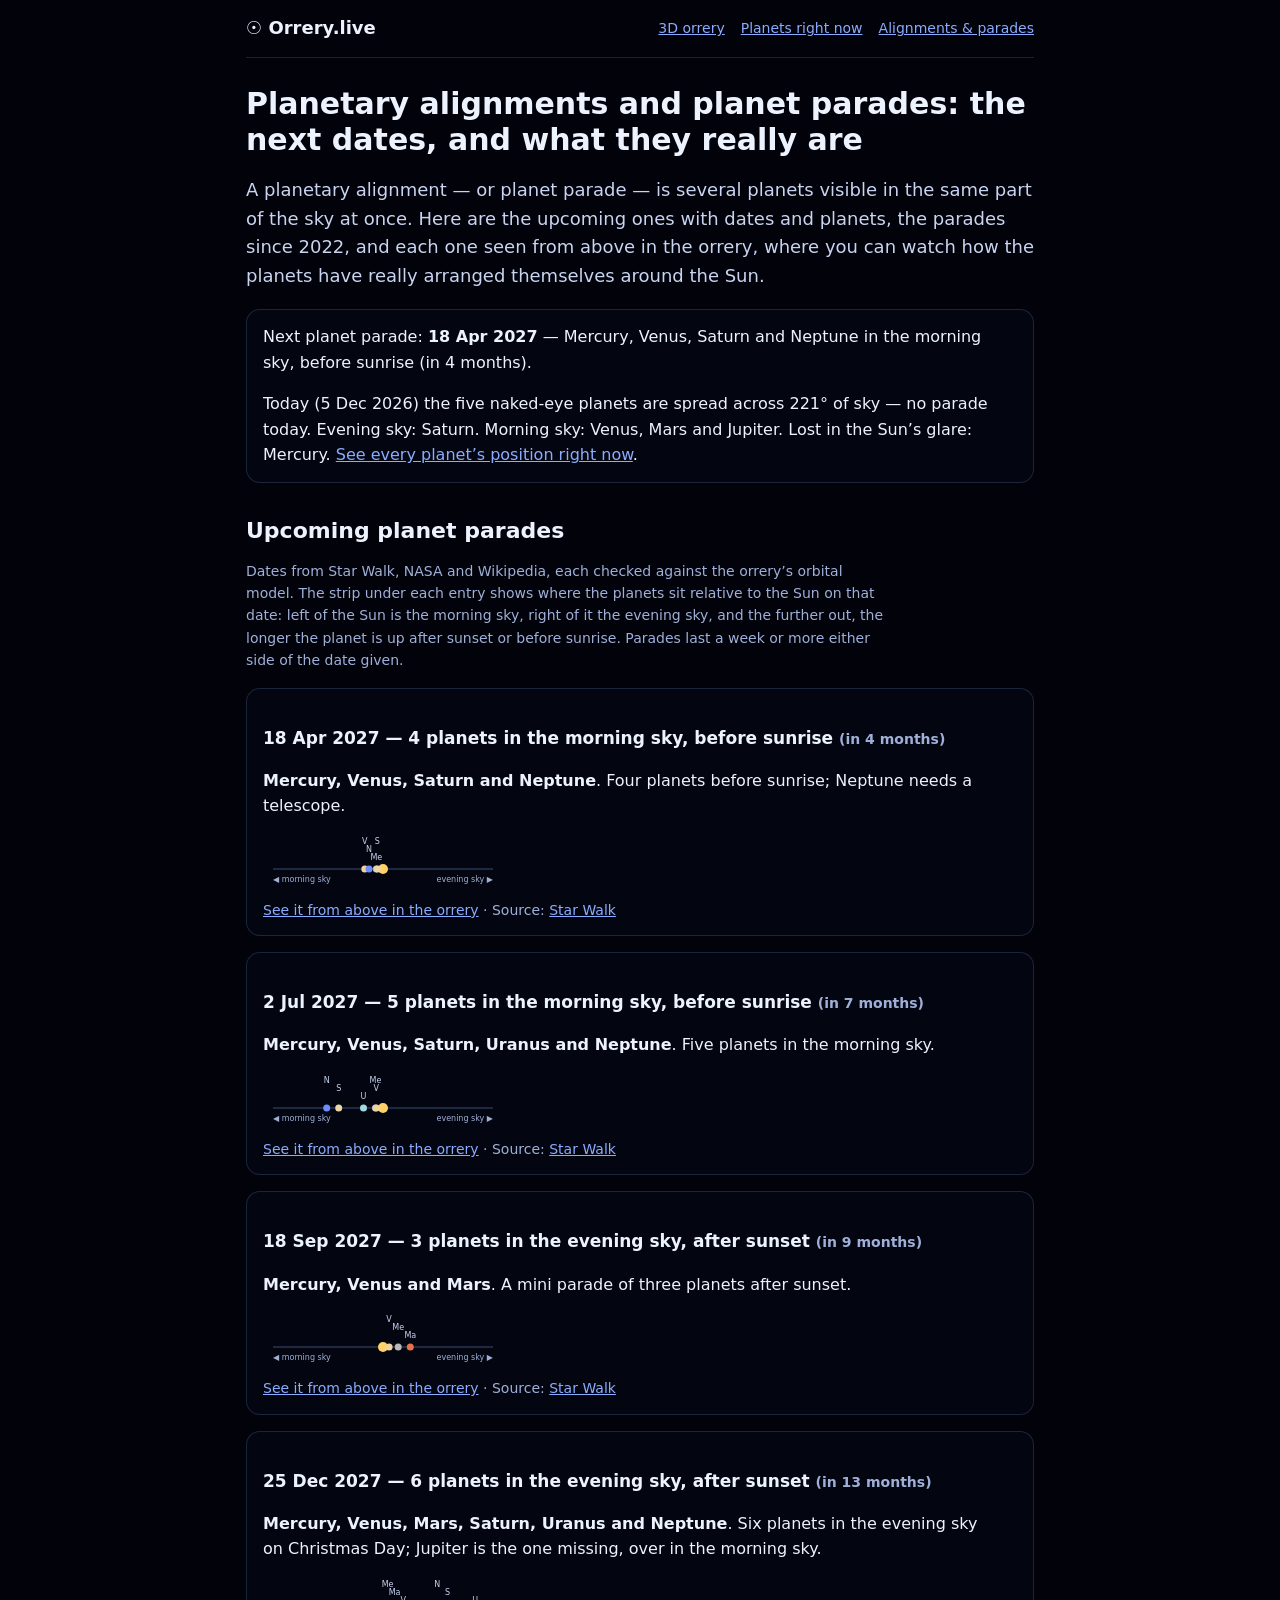
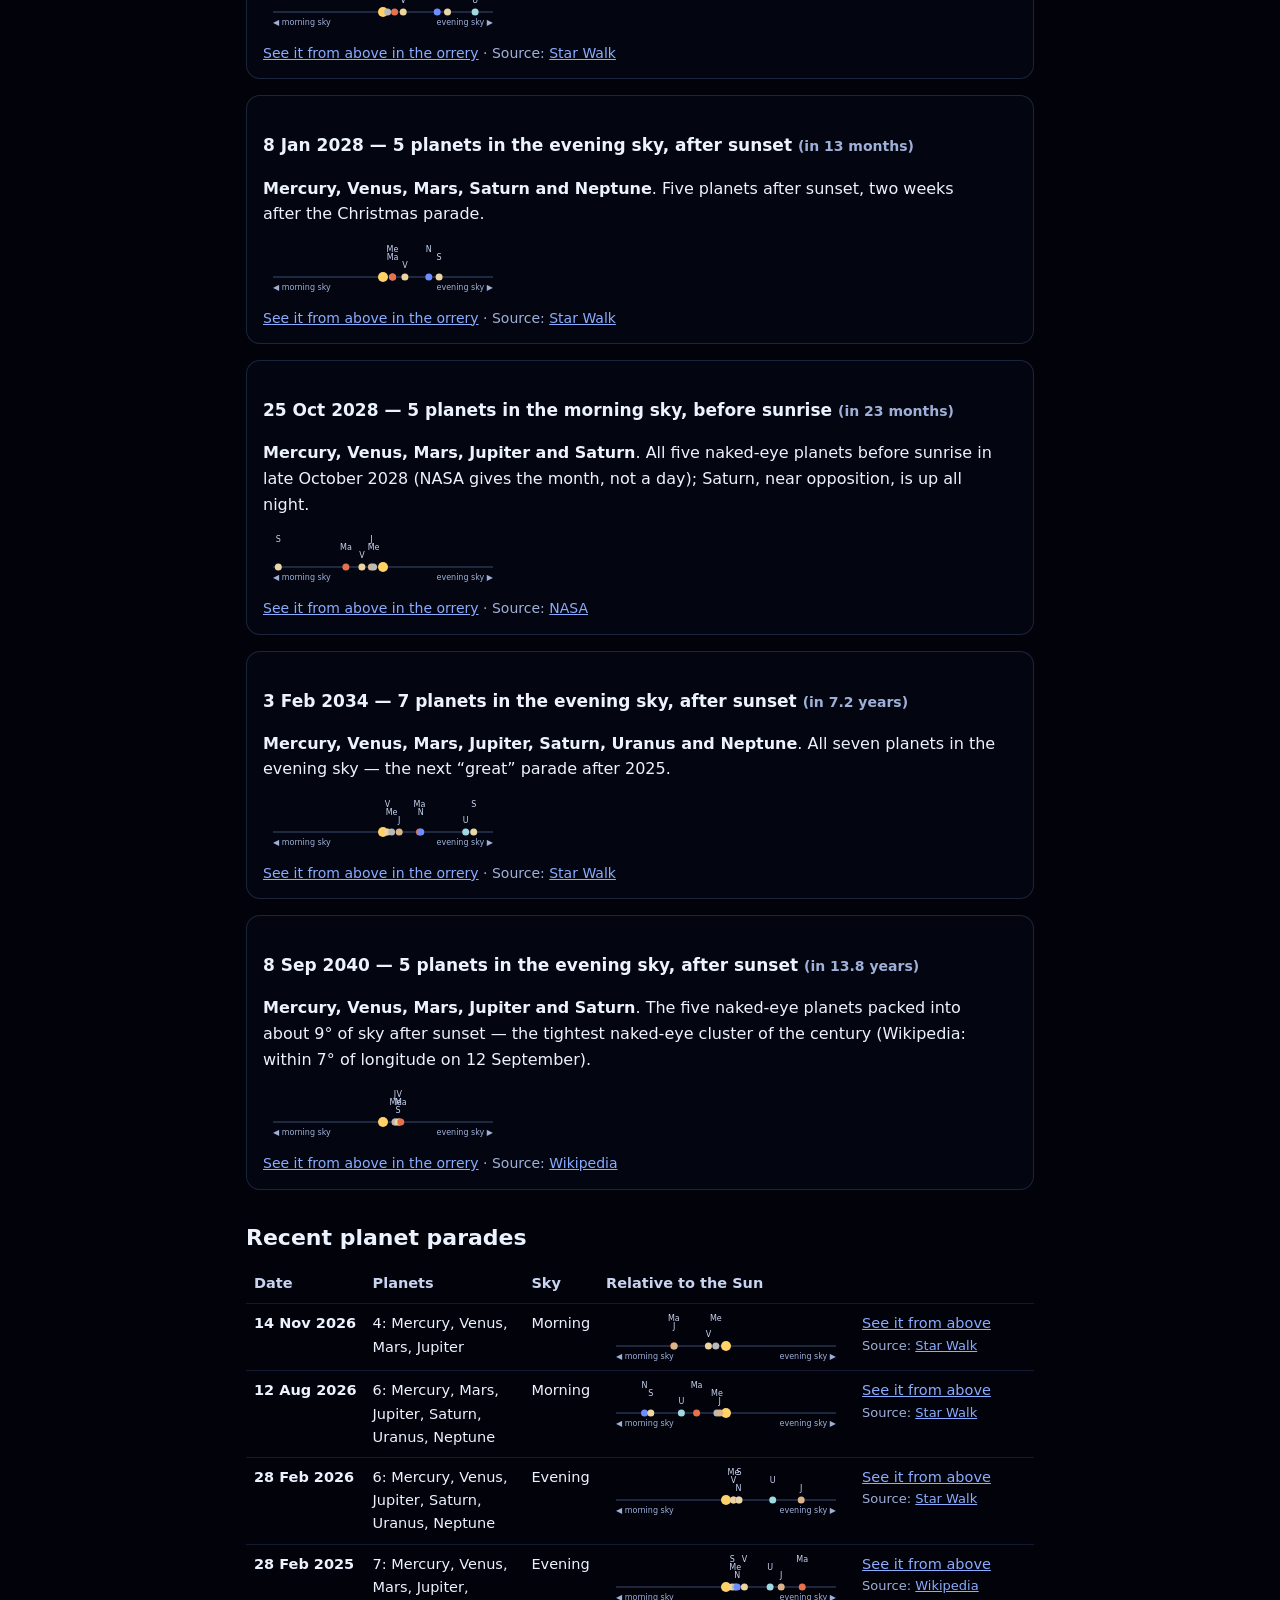
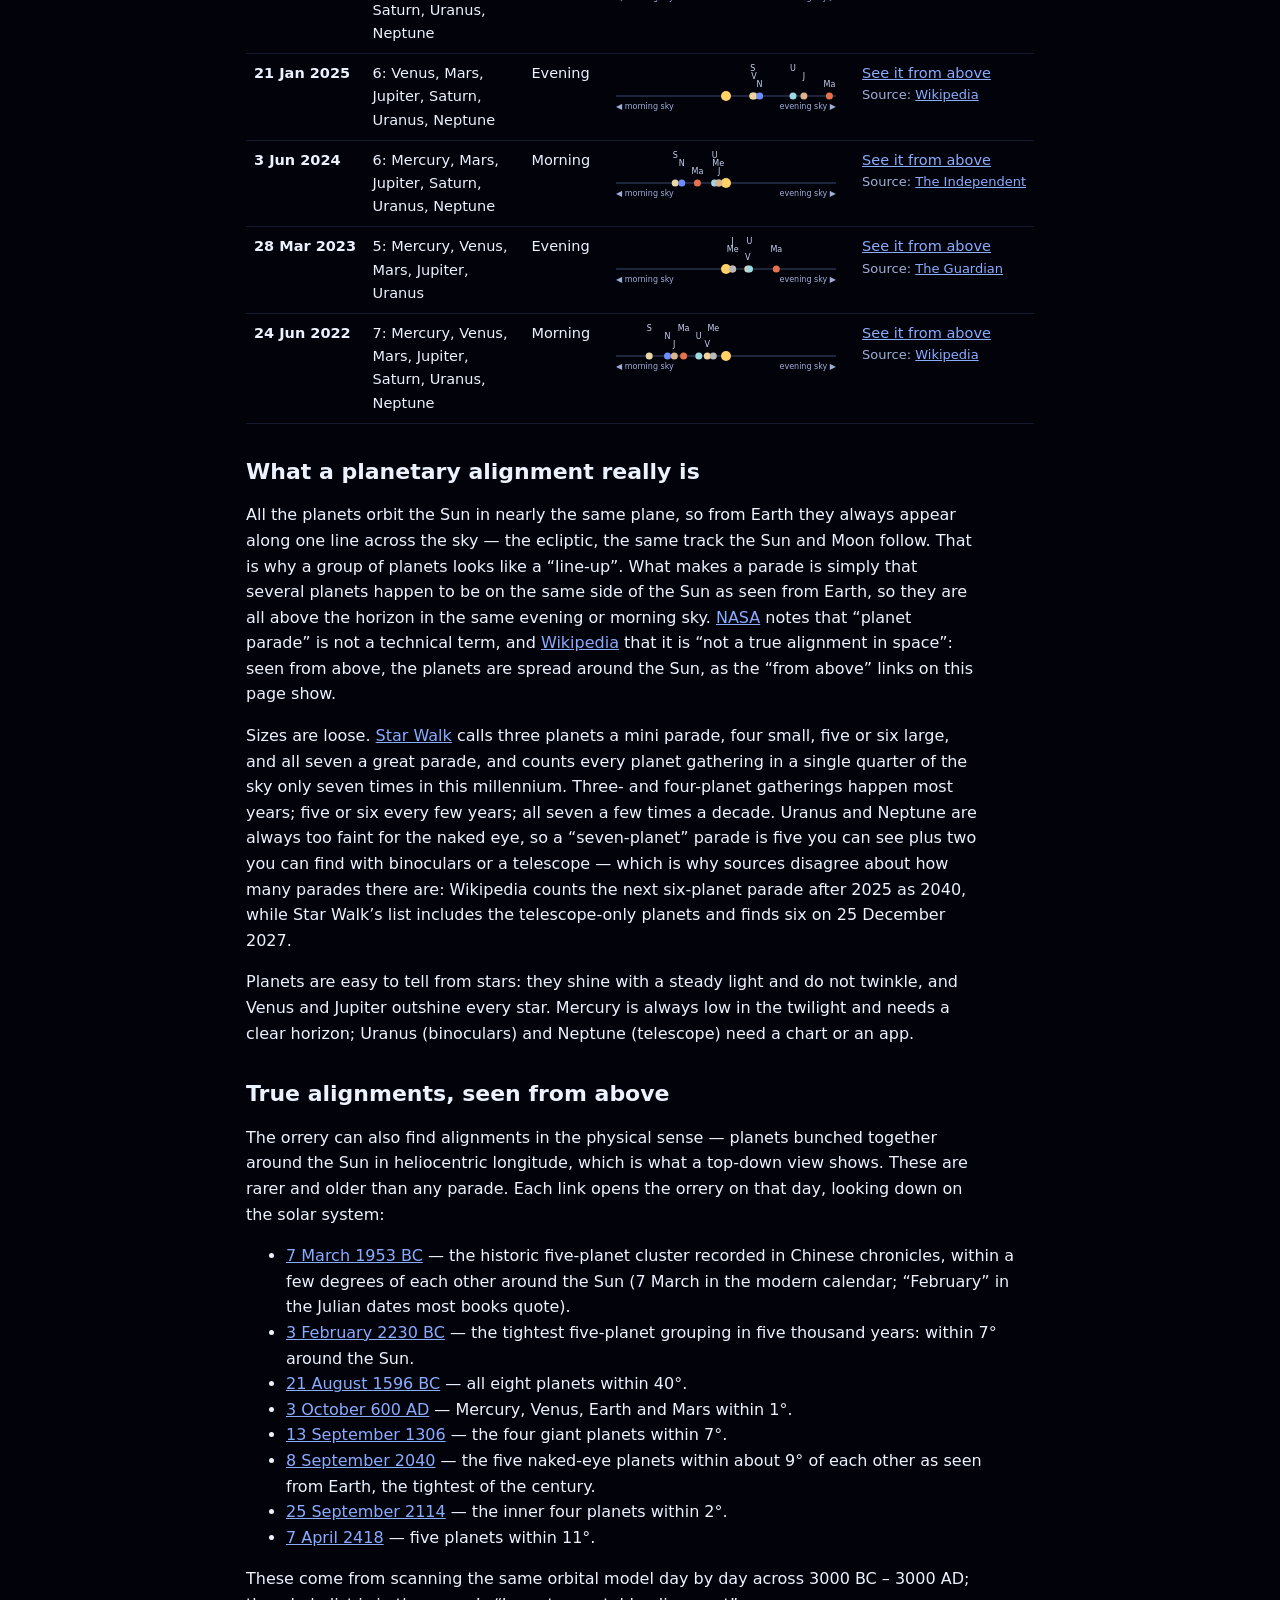
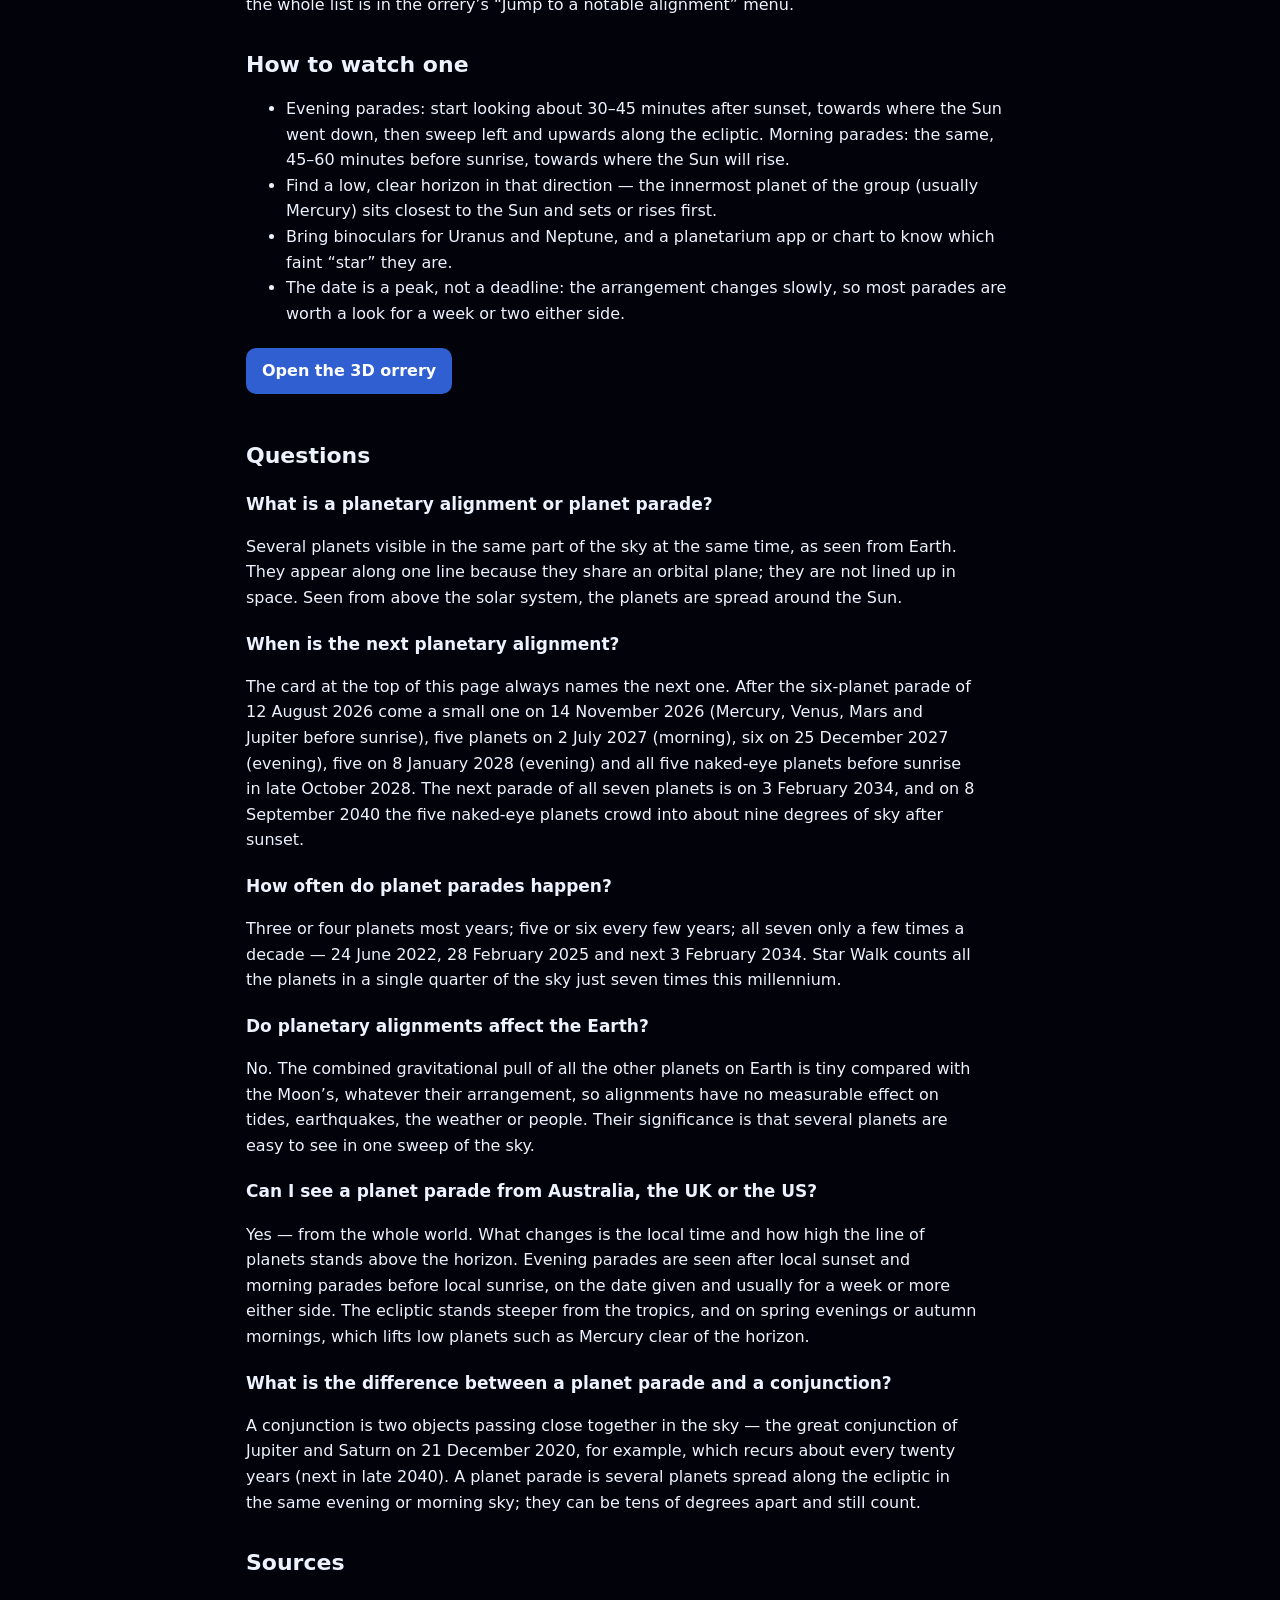
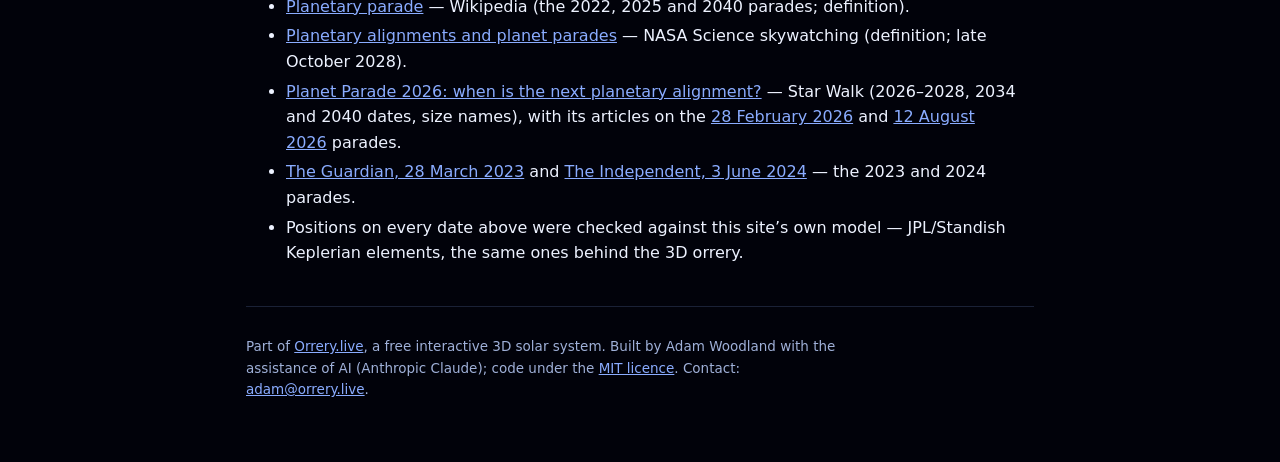
<file: planetary-alignment/index.html>
<!DOCTYPE html>
<html lang="en">
<head>
<meta charset="UTF-8">
<meta name="viewport" content="width=device-width, initial-scale=1.0">
<title>Planetary alignment dates: the next planet parades, 2026 to 2040 - Orrery.live</title>
<meta name="description" content="Every upcoming planetary alignment (planet parade) with dates and planets: 14 Nov 2026, 2 Jul 2027, 25 Dec 2027, 8 Jan 2028, late Oct 2028, the seven-planet parade of 3 Feb 2034 and the tight cluster of 8 Sep 2040 - plus the parades since 2022, what an alignment really is, and each one seen from above in a 3D orrery.">
<meta name="robots" content="index, follow">
<meta name="author" content="Adam Woodland">
<meta name="theme-color" content="#01020a">
<link rel="canonical" href="https://orrery.live/planetary-alignment/">
<link rel="icon" href="/favicon.svg" type="image/svg+xml">
<link rel="apple-touch-icon" sizes="180x180" href="/apple-touch-icon.png">
<meta property="og:type" content="article">
<meta property="og:url" content="https://orrery.live/planetary-alignment/">
<meta property="og:title" content="Planetary alignment dates: the next planet parades, 2026 to 2040">
<meta property="og:description" content="Upcoming and past planet parades with dates and planets, what an alignment really is, and each one seen from above in a 3D orrery.">
<meta property="og:site_name" content="Orrery.live">
<meta property="og:image" content="https://orrery.live/solar-system.svg">
<meta name="twitter:card" content="summary">
<meta name="twitter:title" content="Planetary alignment dates: the next planet parades">
<meta name="twitter:description" content="14 Nov 2026, 2 Jul 2027, 25 Dec 2027, 8 Jan 2028, 2034, 2040 - and the parades since 2022, each seen from above in a 3D orrery.">
<script type="application/ld+json">
{
  "@context": "https://schema.org",
  "@graph": [
    {
      "@type": "BreadcrumbList",
      "itemListElement": [
        { "@type": "ListItem", "position": 1, "name": "Orrery.live", "item": "https://orrery.live/" },
        { "@type": "ListItem", "position": 2, "name": "Planetary alignments and planet parades", "item": "https://orrery.live/planetary-alignment/" }
      ]
    },
    {
      "@type": "Article",
      "@id": "https://orrery.live/planetary-alignment/",
      "url": "https://orrery.live/planetary-alignment/",
      "headline": "Planetary alignments and planet parades: the next dates, and what they really are",
      "description": "Every upcoming planetary alignment (planet parade) with dates and planets, the parades since 2022, what an alignment really is, and each one seen from above in a 3D orrery.",
      "datePublished": "2026-09-24",
      "dateModified": "2026-09-24",
      "author": { "@type": "Person", "name": "Adam Woodland" },
      "publisher": { "@type": "Organization", "name": "Orrery.live", "url": "https://orrery.live/" },
      "isPartOf": { "@type": "WebSite", "name": "Orrery.live", "url": "https://orrery.live/" },
      "inLanguage": "en"
    },
    {
      "@type": "FAQPage",
      "mainEntity": [
        {
          "@type": "Question",
          "name": "What is a planetary alignment or planet parade?",
          "acceptedAnswer": { "@type": "Answer", "text": "In everyday use a planetary alignment, or planet parade, is several planets visible in the same part of the sky at the same time, as seen from Earth. Because all the planets orbit in nearly the same plane, they always appear along one line across the sky, the ecliptic, so a parade is really a matter of several of them being on the same side of the Sun at once. It is not a straight line of planets in space; seen from above the solar system, the planets are spread around the Sun." }
        },
        {
          "@type": "Question",
          "name": "When is the next planetary alignment?",
          "acceptedAnswer": { "@type": "Answer", "text": "After the six-planet parade of 12 August 2026, the next gatherings are a small one on 14 November 2026 (Mercury, Venus, Mars and Jupiter before sunrise), five planets on 2 July 2027 (morning), six planets on 25 December 2027 (evening), five on 8 January 2028 (evening) and all five naked-eye planets before sunrise in late October 2028. The next parade of all seven planets is on 3 February 2034, and on 8 September 2040 the five naked-eye planets crowd into about nine degrees of sky after sunset." }
        },
        {
          "@type": "Question",
          "name": "How often do planet parades happen?",
          "acceptedAnswer": { "@type": "Answer", "text": "Gatherings of three or four planets happen most years. Five or six planets at once come every few years, and all seven planets in one evening or morning sky only a few times a decade: 24 June 2022, 28 February 2025 and next 3 February 2034. Star Walk counts all the planets gathering in a single quarter of the sky only seven times in this millennium." }
        },
        {
          "@type": "Question",
          "name": "Do planetary alignments affect the Earth?",
          "acceptedAnswer": { "@type": "Answer", "text": "No. The combined gravitational pull of all the other planets on Earth is tiny compared with the Moon's, whatever their arrangement, so alignments have no measurable effect on tides, earthquakes, the weather or people. Their significance is purely that several planets are easy to see in one sweep of the sky." }
        },
        {
          "@type": "Question",
          "name": "Can I see a planet parade from Australia, the UK or the US?",
          "acceptedAnswer": { "@type": "Answer", "text": "Yes. A planet parade is visible from the whole world; what changes is the local time and how high the line of planets stands above the horizon. Evening parades are seen after local sunset and morning parades before local sunrise, on the date given and usually for a week or more either side. The ecliptic stands steeper from the tropics and in spring evenings or autumn mornings, which lifts low planets such as Mercury clear of the horizon." }
        },
        {
          "@type": "Question",
          "name": "What is the difference between a planet parade and a conjunction?",
          "acceptedAnswer": { "@type": "Answer", "text": "A conjunction is two objects passing close together in the sky, such as the great conjunction of Jupiter and Saturn on 21 December 2020, which recurs about every twenty years (next in late 2040). A planet parade is several planets spread along the ecliptic in the same evening or morning sky; they can be tens of degrees apart and still count." }
        }
      ]
    }
  ]
}
</script>
<link rel="stylesheet" href="/guide.css">
</head>
<body>
<div class="wrap">
<header class="site">
	<a class="brand" href="/">☉ Orrery.live</a>
	<nav aria-label="Guides"><a href="/">3D orrery</a><a href="/now/">Planets right now</a><a href="/planetary-alignment/" aria-current="page">Alignments &amp; parades</a></nav>
</header>
<main>
	<h1>Planetary alignments and planet parades: the next dates, and what they really are</h1>
	<p class="lead">A planetary alignment — or planet parade — is several planets visible in the same part of the sky at once. Here are the upcoming ones with dates and planets, the parades since 2022, and each one seen from above in the orrery, where you can watch how the planets have really arranged themselves around the Sun.</p>
	<div class="card">
		<p id="nextline"><!-- snap:nextline --><span>Next planet parade: <strong>14 Nov 2026</strong> — Mercury, Venus, Mars and Jupiter in the morning sky, before sunrise (in 51 days).</span><!-- /snap:nextline --></p>
		<p id="today"><!-- snap:today --><span>Today (24 Sept 2026) the five naked-eye planets are spread across 205° of sky — no parade today. Evening sky: Mercury and Venus. Morning sky: Mars, Jupiter and Saturn. <a href="/now/">See every planet’s position right now</a>.</span><!-- /snap:today --></p>
	</div>

	<h2>Upcoming planet parades</h2>
	<p class="muted">Dates from Star Walk, NASA and Wikipedia, each checked against the orrery’s orbital model. The strip under each entry shows where the planets sit relative to the Sun on that date: left of the Sun is the morning sky, right of it the evening sky, and the further out, the longer the planet is up after sunset or before sunrise. Parades last a week or more either side of the date given.</p>
	<div id="upcoming"><!-- snap:upcoming --><article class="card"><h3><time datetime="2026-11-14">14 Nov 2026</time> — 4 planets in the morning sky, before sunrise <span class="muted">(in 51 days)</span></h3><p><strong>Mercury, Venus, Mars and Jupiter</strong>. A small four-planet gathering in the morning sky.</p><svg class="strip" viewBox="0 0 240 50" role="img" aria-label="Sky positions on 14 Nov 2026: Mars 87° west of the Sun, Jupiter 86° west of the Sun, Venus 29° west of the Sun, Mercury 17° west of the Sun"><line x1="10" y1="34" x2="230" y2="34" stroke="#3a4a70"></line><text x="10" y="47" font-size="8" fill="#9fb0d8">◀ morning sky</text><text x="230" y="47" font-size="8" fill="#9fb0d8" text-anchor="end">evening sky ▶</text><circle cx="120" cy="34" r="5" fill="#ffd166"></circle><circle cx="67.8" cy="34" r="3.5" fill="#e8714d"></circle><text x="67.8" y="9" font-size="8" fill="#c9d4f0" text-anchor="middle">Ma</text><circle cx="68.2" cy="34" r="3.5" fill="#dbb48a"></circle><text x="68.2" y="17" font-size="8" fill="#c9d4f0" text-anchor="middle">J</text><circle cx="102.4" cy="34" r="3.5" fill="#efd39f"></circle><text x="102.4" y="25" font-size="8" fill="#c9d4f0" text-anchor="middle">V</text><circle cx="109.8" cy="34" r="3.5" fill="#b9b9b9"></circle><text x="109.8" y="9" font-size="8" fill="#c9d4f0" text-anchor="middle">Me</text></svg><p class="muted"><a href="/?t=9814&amp;show=planet,labels&amp;view=top">See it from above in the orrery</a> · Source: <a href="https://starwalk.space/en/news/what-is-planet-parade" rel="noopener">Star Walk</a></p></article><article class="card"><h3><time datetime="2027-04-18">18 Apr 2027</time> — 4 planets in the morning sky, before sunrise <span class="muted">(in 7 months)</span></h3><p><strong>Mercury, Venus, Saturn and Neptune</strong>. Four planets before sunrise; Neptune needs a telescope.</p><svg class="strip" viewBox="0 0 240 50" role="img" aria-label="Sky positions on 18 Apr 2027: Venus 30° west of the Sun, Neptune 23° west of the Sun, Mercury 11° west of the Sun, Saturn 9° west of the Sun"><line x1="10" y1="34" x2="230" y2="34" stroke="#3a4a70"></line><text x="10" y="47" font-size="8" fill="#9fb0d8">◀ morning sky</text><text x="230" y="47" font-size="8" fill="#9fb0d8" text-anchor="end">evening sky ▶</text><circle cx="120" cy="34" r="5" fill="#ffd166"></circle><circle cx="101.8" cy="34" r="3.5" fill="#efd39f"></circle><text x="101.8" y="9" font-size="8" fill="#c9d4f0" text-anchor="middle">V</text><circle cx="106.0" cy="34" r="3.5" fill="#6d8dff"></circle><text x="106.0" y="17" font-size="8" fill="#c9d4f0" text-anchor="middle">N</text><circle cx="113.3" cy="34" r="3.5" fill="#b9b9b9"></circle><text x="113.3" y="25" font-size="8" fill="#c9d4f0" text-anchor="middle">Me</text><circle cx="114.4" cy="34" r="3.5" fill="#ead7a4"></circle><text x="114.4" y="9" font-size="8" fill="#c9d4f0" text-anchor="middle">S</text></svg><p class="muted"><a href="/?t=9969&amp;show=planet,labels&amp;view=top">See it from above in the orrery</a> · Source: <a href="https://starwalk.space/en/news/what-is-planet-parade" rel="noopener">Star Walk</a></p></article><article class="card"><h3><time datetime="2027-07-02">2 Jul 2027</time> — 5 planets in the morning sky, before sunrise <span class="muted">(in 9 months)</span></h3><p><strong>Mercury, Venus, Saturn, Uranus and Neptune</strong>. Five planets in the morning sky.</p><svg class="strip" viewBox="0 0 240 50" role="img" aria-label="Sky positions on 2 Jul 2027: Neptune 94° west of the Sun, Saturn 74° west of the Sun, Uranus 33° west of the Sun, Mercury 13° west of the Sun, Venus 11° west of the Sun"><line x1="10" y1="34" x2="230" y2="34" stroke="#3a4a70"></line><text x="10" y="47" font-size="8" fill="#9fb0d8">◀ morning sky</text><text x="230" y="47" font-size="8" fill="#9fb0d8" text-anchor="end">evening sky ▶</text><circle cx="120" cy="34" r="5" fill="#ffd166"></circle><circle cx="63.7" cy="34" r="3.5" fill="#6d8dff"></circle><text x="63.7" y="9" font-size="8" fill="#c9d4f0" text-anchor="middle">N</text><circle cx="75.7" cy="34" r="3.5" fill="#ead7a4"></circle><text x="75.7" y="17" font-size="8" fill="#c9d4f0" text-anchor="middle">S</text><circle cx="100.5" cy="34" r="3.5" fill="#9fd9e2"></circle><text x="100.5" y="25" font-size="8" fill="#c9d4f0" text-anchor="middle">U</text><circle cx="112.4" cy="34" r="3.5" fill="#b9b9b9"></circle><text x="112.4" y="9" font-size="8" fill="#c9d4f0" text-anchor="middle">Me</text><circle cx="113.3" cy="34" r="3.5" fill="#efd39f"></circle><text x="113.3" y="17" font-size="8" fill="#c9d4f0" text-anchor="middle">V</text></svg><p class="muted"><a href="/?t=10044&amp;show=planet,labels&amp;view=top">See it from above in the orrery</a> · Source: <a href="https://starwalk.space/en/news/what-is-planet-parade" rel="noopener">Star Walk</a></p></article><article class="card"><h3><time datetime="2027-09-18">18 Sep 2027</time> — 3 planets in the evening sky, after sunset <span class="muted">(in 12 months)</span></h3><p><strong>Mercury, Venus and Mars</strong>. A mini parade of three planets after sunset.</p><svg class="strip" viewBox="0 0 240 50" role="img" aria-label="Sky positions on 18 Sep 2027: Venus 10° east of the Sun, Mercury 25° east of the Sun, Mars 46° east of the Sun"><line x1="10" y1="34" x2="230" y2="34" stroke="#3a4a70"></line><text x="10" y="47" font-size="8" fill="#9fb0d8">◀ morning sky</text><text x="230" y="47" font-size="8" fill="#9fb0d8" text-anchor="end">evening sky ▶</text><circle cx="120" cy="34" r="5" fill="#ffd166"></circle><circle cx="126.1" cy="34" r="3.5" fill="#efd39f"></circle><text x="126.1" y="9" font-size="8" fill="#c9d4f0" text-anchor="middle">V</text><circle cx="135.2" cy="34" r="3.5" fill="#b9b9b9"></circle><text x="135.2" y="17" font-size="8" fill="#c9d4f0" text-anchor="middle">Me</text><circle cx="147.3" cy="34" r="3.5" fill="#e8714d"></circle><text x="147.3" y="25" font-size="8" fill="#c9d4f0" text-anchor="middle">Ma</text></svg><p class="muted"><a href="/?t=10122&amp;show=planet,labels&amp;view=top">See it from above in the orrery</a> · Source: <a href="https://starwalk.space/en/news/what-is-planet-parade" rel="noopener">Star Walk</a></p></article><article class="card"><h3><time datetime="2027-12-25">25 Dec 2027</time> — 6 planets in the evening sky, after sunset <span class="muted">(in 15 months)</span></h3><p><strong>Mercury, Venus, Mars, Saturn, Uranus and Neptune</strong>. Six planets in the evening sky on Christmas Day; Jupiter is the one missing, over in the morning sky.</p><svg class="strip" viewBox="0 0 240 50" role="img" aria-label="Sky positions on 25 Dec 2027: Mercury 8° east of the Sun, Mars 19° east of the Sun, Venus 34° east of the Sun, Neptune 90° east of the Sun, Saturn 107° east of the Sun, Uranus 154° east of the Sun"><line x1="10" y1="34" x2="230" y2="34" stroke="#3a4a70"></line><text x="10" y="47" font-size="8" fill="#9fb0d8">◀ morning sky</text><text x="230" y="47" font-size="8" fill="#9fb0d8" text-anchor="end">evening sky ▶</text><circle cx="120" cy="34" r="5" fill="#ffd166"></circle><circle cx="124.6" cy="34" r="3.5" fill="#b9b9b9"></circle><text x="124.6" y="9" font-size="8" fill="#c9d4f0" text-anchor="middle">Me</text><circle cx="131.6" cy="34" r="3.5" fill="#e8714d"></circle><text x="131.6" y="17" font-size="8" fill="#c9d4f0" text-anchor="middle">Ma</text><circle cx="140.2" cy="34" r="3.5" fill="#efd39f"></circle><text x="140.2" y="25" font-size="8" fill="#c9d4f0" text-anchor="middle">V</text><circle cx="174.2" cy="34" r="3.5" fill="#6d8dff"></circle><text x="174.2" y="9" font-size="8" fill="#c9d4f0" text-anchor="middle">N</text><circle cx="184.5" cy="34" r="3.5" fill="#ead7a4"></circle><text x="184.5" y="17" font-size="8" fill="#c9d4f0" text-anchor="middle">S</text><circle cx="212.1" cy="34" r="3.5" fill="#9fd9e2"></circle><text x="212.1" y="25" font-size="8" fill="#c9d4f0" text-anchor="middle">U</text></svg><p class="muted"><a href="/?t=10220&amp;show=planet,labels&amp;view=top">See it from above in the orrery</a> · Source: <a href="https://starwalk.space/en/news/what-is-planet-parade" rel="noopener">Star Walk</a></p></article><article class="card"><h3><time datetime="2028-01-08">8 Jan 2028</time> — 5 planets in the evening sky, after sunset <span class="muted">(in 15 months)</span></h3><p><strong>Mercury, Venus, Mars, Saturn and Neptune</strong>. Five planets after sunset, two weeks after the Christmas parade.</p><svg class="strip" viewBox="0 0 240 50" role="img" aria-label="Sky positions on 8 Jan 2028: Mercury 16° east of the Sun, Mars 16° east of the Sun, Venus 36° east of the Sun, Neptune 76° east of the Sun, Saturn 93° east of the Sun"><line x1="10" y1="34" x2="230" y2="34" stroke="#3a4a70"></line><text x="10" y="47" font-size="8" fill="#9fb0d8">◀ morning sky</text><text x="230" y="47" font-size="8" fill="#9fb0d8" text-anchor="end">evening sky ▶</text><circle cx="120" cy="34" r="5" fill="#ffd166"></circle><circle cx="129.5" cy="34" r="3.5" fill="#b9b9b9"></circle><text x="129.5" y="9" font-size="8" fill="#c9d4f0" text-anchor="middle">Me</text><circle cx="129.6" cy="34" r="3.5" fill="#e8714d"></circle><text x="129.6" y="17" font-size="8" fill="#c9d4f0" text-anchor="middle">Ma</text><circle cx="141.9" cy="34" r="3.5" fill="#efd39f"></circle><text x="141.9" y="25" font-size="8" fill="#c9d4f0" text-anchor="middle">V</text><circle cx="165.8" cy="34" r="3.5" fill="#6d8dff"></circle><text x="165.8" y="9" font-size="8" fill="#c9d4f0" text-anchor="middle">N</text><circle cx="176.1" cy="34" r="3.5" fill="#ead7a4"></circle><text x="176.1" y="17" font-size="8" fill="#c9d4f0" text-anchor="middle">S</text></svg><p class="muted"><a href="/?t=10234&amp;show=planet,labels&amp;view=top">See it from above in the orrery</a> · Source: <a href="https://starwalk.space/en/news/what-is-planet-parade" rel="noopener">Star Walk</a></p></article><article class="card"><h3><time datetime="2028-10-25">25 Oct 2028</time> — 5 planets in the morning sky, before sunrise <span class="muted">(in 2.1 years)</span></h3><p><strong>Mercury, Venus, Mars, Jupiter and Saturn</strong>. All five naked-eye planets before sunrise in late October 2028 (NASA gives the month, not a day); Saturn, near opposition, is up all night.</p><svg class="strip" viewBox="0 0 240 50" role="img" aria-label="Sky positions on 25 Oct 2028: Saturn 174° west of the Sun, Mars 62° west of the Sun, Venus 35° west of the Sun, Jupiter 19° west of the Sun, Mercury 16° west of the Sun"><line x1="10" y1="34" x2="230" y2="34" stroke="#3a4a70"></line><text x="10" y="47" font-size="8" fill="#9fb0d8">◀ morning sky</text><text x="230" y="47" font-size="8" fill="#9fb0d8" text-anchor="end">evening sky ▶</text><circle cx="120" cy="34" r="5" fill="#ffd166"></circle><circle cx="15.3" cy="34" r="3.5" fill="#ead7a4"></circle><text x="15.3" y="9" font-size="8" fill="#c9d4f0" text-anchor="middle">S</text><circle cx="82.9" cy="34" r="3.5" fill="#e8714d"></circle><text x="82.9" y="17" font-size="8" fill="#c9d4f0" text-anchor="middle">Ma</text><circle cx="98.9" cy="34" r="3.5" fill="#efd39f"></circle><text x="98.9" y="25" font-size="8" fill="#c9d4f0" text-anchor="middle">V</text><circle cx="108.4" cy="34" r="3.5" fill="#dbb48a"></circle><text x="108.4" y="9" font-size="8" fill="#c9d4f0" text-anchor="middle">J</text><circle cx="110.6" cy="34" r="3.5" fill="#b9b9b9"></circle><text x="110.6" y="17" font-size="8" fill="#c9d4f0" text-anchor="middle">Me</text></svg><p class="muted"><a href="/?t=10525&amp;show=planet,labels&amp;view=top">See it from above in the orrery</a> · Source: <a href="https://science.nasa.gov/solar-system/skywatching/planetary-alignments-and-planet-parades/" rel="noopener">NASA</a></p></article><article class="card"><h3><time datetime="2034-02-03">3 Feb 2034</time> — 7 planets in the evening sky, after sunset <span class="muted">(in 7.4 years)</span></h3><p><strong>Mercury, Venus, Mars, Jupiter, Saturn, Uranus and Neptune</strong>. All seven planets in the evening sky — the next “great” parade after 2025.</p><svg class="strip" viewBox="0 0 240 50" role="img" aria-label="Sky positions on 3 Feb 2034: Venus 7° east of the Sun, Mercury 14° east of the Sun, Jupiter 27° east of the Sun, Mars 61° east of the Sun, Neptune 63° east of the Sun, Uranus 138° east of the Sun, Saturn 151° east of the Sun"><line x1="10" y1="34" x2="230" y2="34" stroke="#3a4a70"></line><text x="10" y="47" font-size="8" fill="#9fb0d8">◀ morning sky</text><text x="230" y="47" font-size="8" fill="#9fb0d8" text-anchor="end">evening sky ▶</text><circle cx="120" cy="34" r="5" fill="#ffd166"></circle><circle cx="124.4" cy="34" r="3.5" fill="#efd39f"></circle><text x="124.4" y="9" font-size="8" fill="#c9d4f0" text-anchor="middle">V</text><circle cx="128.6" cy="34" r="3.5" fill="#b9b9b9"></circle><text x="128.6" y="17" font-size="8" fill="#c9d4f0" text-anchor="middle">Me</text><circle cx="136.2" cy="34" r="3.5" fill="#dbb48a"></circle><text x="136.2" y="25" font-size="8" fill="#c9d4f0" text-anchor="middle">J</text><circle cx="156.5" cy="34" r="3.5" fill="#e8714d"></circle><text x="156.5" y="9" font-size="8" fill="#c9d4f0" text-anchor="middle">Ma</text><circle cx="157.8" cy="34" r="3.5" fill="#6d8dff"></circle><text x="157.8" y="17" font-size="8" fill="#c9d4f0" text-anchor="middle">N</text><circle cx="202.7" cy="34" r="3.5" fill="#9fd9e2"></circle><text x="202.7" y="25" font-size="8" fill="#c9d4f0" text-anchor="middle">U</text><circle cx="210.7" cy="34" r="3.5" fill="#ead7a4"></circle><text x="210.7" y="9" font-size="8" fill="#c9d4f0" text-anchor="middle">S</text></svg><p class="muted"><a href="/?t=12452&amp;show=planet,labels&amp;view=top">See it from above in the orrery</a> · Source: <a href="https://starwalk.space/en/news/what-is-planet-parade" rel="noopener">Star Walk</a></p></article><article class="card"><h3><time datetime="2040-09-08">8 Sep 2040</time> — 5 planets in the evening sky, after sunset <span class="muted">(in 14.0 years)</span></h3><p><strong>Mercury, Venus, Mars, Jupiter and Saturn</strong>. The five naked-eye planets packed into about 9° of sky after sunset — the tightest naked-eye cluster of the century (Wikipedia: within 7° of longitude on 12 September).</p><svg class="strip" viewBox="0 0 240 50" role="img" aria-label="Sky positions on 8 Sep 2040: Jupiter 20° east of the Sun, Mercury 21° east of the Sun, Saturn 25° east of the Sun, Venus 27° east of the Sun, Mars 30° east of the Sun"><line x1="10" y1="34" x2="230" y2="34" stroke="#3a4a70"></line><text x="10" y="47" font-size="8" fill="#9fb0d8">◀ morning sky</text><text x="230" y="47" font-size="8" fill="#9fb0d8" text-anchor="end">evening sky ▶</text><circle cx="120" cy="34" r="5" fill="#ffd166"></circle><circle cx="132.0" cy="34" r="3.5" fill="#dbb48a"></circle><text x="132.0" y="9" font-size="8" fill="#c9d4f0" text-anchor="middle">J</text><circle cx="132.5" cy="34" r="3.5" fill="#b9b9b9"></circle><text x="132.5" y="17" font-size="8" fill="#c9d4f0" text-anchor="middle">Me</text><circle cx="135.1" cy="34" r="3.5" fill="#ead7a4"></circle><text x="135.1" y="25" font-size="8" fill="#c9d4f0" text-anchor="middle">S</text><circle cx="136.2" cy="34" r="3.5" fill="#efd39f"></circle><text x="136.2" y="9" font-size="8" fill="#c9d4f0" text-anchor="middle">V</text><circle cx="137.8" cy="34" r="3.5" fill="#e8714d"></circle><text x="137.8" y="17" font-size="8" fill="#c9d4f0" text-anchor="middle">Ma</text></svg><p class="muted"><a href="/?t=14861&amp;show=planet,labels&amp;view=top">See it from above in the orrery</a> · Source: <a href="https://en.wikipedia.org/wiki/Planetary_parade" rel="noopener">Wikipedia</a></p></article><!-- /snap:upcoming --></div>

	<h2>Recent planet parades</h2>
	<div class="tablewrap">
		<table class="stack">
			<thead><tr><th scope="col">Date</th><th scope="col">Planets</th><th scope="col">Sky</th><th scope="col">Relative to the Sun</th><th scope="col"></th></tr></thead>
			<tbody id="pastRows"><!-- snap:past --><tr><th scope="row"><time datetime="2026-08-12">12 Aug 2026</time></th><td data-label="Planets">6: Mercury, Mars, Jupiter, Saturn, Uranus, Neptune</td><td data-label="Sky">Morning</td><td class="stripcell"><svg class="strip" viewBox="0 0 240 50" role="img" aria-label="Sky positions on 12 Aug 2026: Neptune 136° west of the Sun, Saturn 125° west of the Sun, Uranus 74° west of the Sun, Mars 49° west of the Sun, Mercury 15° west of the Sun, Jupiter 10° west of the Sun"><line x1="10" y1="34" x2="230" y2="34" stroke="#3a4a70"></line><text x="10" y="47" font-size="8" fill="#9fb0d8">◀ morning sky</text><text x="230" y="47" font-size="8" fill="#9fb0d8" text-anchor="end">evening sky ▶</text><circle cx="120" cy="34" r="5" fill="#ffd166"></circle><circle cx="38.5" cy="34" r="3.5" fill="#6d8dff"></circle><text x="38.5" y="9" font-size="8" fill="#c9d4f0" text-anchor="middle">N</text><circle cx="44.8" cy="34" r="3.5" fill="#ead7a4"></circle><text x="44.8" y="17" font-size="8" fill="#c9d4f0" text-anchor="middle">S</text><circle cx="75.4" cy="34" r="3.5" fill="#9fd9e2"></circle><text x="75.4" y="25" font-size="8" fill="#c9d4f0" text-anchor="middle">U</text><circle cx="90.6" cy="34" r="3.5" fill="#e8714d"></circle><text x="90.6" y="9" font-size="8" fill="#c9d4f0" text-anchor="middle">Ma</text><circle cx="110.9" cy="34" r="3.5" fill="#b9b9b9"></circle><text x="110.9" y="17" font-size="8" fill="#c9d4f0" text-anchor="middle">Me</text><circle cx="113.8" cy="34" r="3.5" fill="#dbb48a"></circle><text x="113.8" y="25" font-size="8" fill="#c9d4f0" text-anchor="middle">J</text></svg></td><td class="act"><a href="/?t=9720&amp;show=planet,labels&amp;view=top">See it from above</a><span class="sub">Source: <a href="https://starwalk.space/en/news/planetary-alignment-august-12-2026" rel="noopener">Star Walk</a></span></td></tr><tr><th scope="row"><time datetime="2026-02-28">28 Feb 2026</time></th><td data-label="Planets">6: Mercury, Venus, Jupiter, Saturn, Uranus, Neptune</td><td data-label="Sky">Evening</td><td class="stripcell"><svg class="strip" viewBox="0 0 240 50" role="img" aria-label="Sky positions on 28 Feb 2026: Mercury 12° east of the Sun, Venus 13° east of the Sun, Neptune 21° east of the Sun, Saturn 22° east of the Sun, Uranus 78° east of the Sun, Jupiter 125° east of the Sun"><line x1="10" y1="34" x2="230" y2="34" stroke="#3a4a70"></line><text x="10" y="47" font-size="8" fill="#9fb0d8">◀ morning sky</text><text x="230" y="47" font-size="8" fill="#9fb0d8" text-anchor="end">evening sky ▶</text><circle cx="120" cy="34" r="5" fill="#ffd166"></circle><circle cx="127.4" cy="34" r="3.5" fill="#b9b9b9"></circle><text x="127.4" y="9" font-size="8" fill="#c9d4f0" text-anchor="middle">Me</text><circle cx="127.6" cy="34" r="3.5" fill="#efd39f"></circle><text x="127.6" y="17" font-size="8" fill="#c9d4f0" text-anchor="middle">V</text><circle cx="132.6" cy="34" r="3.5" fill="#6d8dff"></circle><text x="132.6" y="25" font-size="8" fill="#c9d4f0" text-anchor="middle">N</text><circle cx="133.0" cy="34" r="3.5" fill="#ead7a4"></circle><text x="133.0" y="9" font-size="8" fill="#c9d4f0" text-anchor="middle">S</text><circle cx="166.7" cy="34" r="3.5" fill="#9fd9e2"></circle><text x="166.7" y="17" font-size="8" fill="#c9d4f0" text-anchor="middle">U</text><circle cx="195.2" cy="34" r="3.5" fill="#dbb48a"></circle><text x="195.2" y="25" font-size="8" fill="#c9d4f0" text-anchor="middle">J</text></svg></td><td class="act"><a href="/?t=9555&amp;show=planet,labels&amp;view=top">See it from above</a><span class="sub">Source: <a href="https://starwalk.space/en/news/planetary-alignment-february-28-2026" rel="noopener">Star Walk</a></span></td></tr><tr><th scope="row"><time datetime="2025-02-28">28 Feb 2025</time></th><td data-label="Planets">7: Mercury, Venus, Mars, Jupiter, Saturn, Uranus, Neptune</td><td data-label="Sky">Evening</td><td class="stripcell"><svg class="strip" viewBox="0 0 240 50" role="img" aria-label="Sky positions on 28 Feb 2025: Saturn 10° east of the Sun, Mercury 15° east of the Sun, Neptune 19° east of the Sun, Venus 31° east of the Sun, Uranus 74° east of the Sun, Jupiter 92° east of the Sun, Mars 127° east of the Sun"><line x1="10" y1="34" x2="230" y2="34" stroke="#3a4a70"></line><text x="10" y="47" font-size="8" fill="#9fb0d8">◀ morning sky</text><text x="230" y="47" font-size="8" fill="#9fb0d8" text-anchor="end">evening sky ▶</text><circle cx="120" cy="34" r="5" fill="#ffd166"></circle><circle cx="126.2" cy="34" r="3.5" fill="#ead7a4"></circle><text x="126.2" y="9" font-size="8" fill="#c9d4f0" text-anchor="middle">S</text><circle cx="129.2" cy="34" r="3.5" fill="#b9b9b9"></circle><text x="129.2" y="17" font-size="8" fill="#c9d4f0" text-anchor="middle">Me</text><circle cx="131.2" cy="34" r="3.5" fill="#6d8dff"></circle><text x="131.2" y="25" font-size="8" fill="#c9d4f0" text-anchor="middle">N</text><circle cx="138.4" cy="34" r="3.5" fill="#efd39f"></circle><text x="138.4" y="9" font-size="8" fill="#c9d4f0" text-anchor="middle">V</text><circle cx="164.1" cy="34" r="3.5" fill="#9fd9e2"></circle><text x="164.1" y="17" font-size="8" fill="#c9d4f0" text-anchor="middle">U</text><circle cx="175.2" cy="34" r="3.5" fill="#dbb48a"></circle><text x="175.2" y="25" font-size="8" fill="#c9d4f0" text-anchor="middle">J</text><circle cx="196.2" cy="34" r="3.5" fill="#e8714d"></circle><text x="196.2" y="9" font-size="8" fill="#c9d4f0" text-anchor="middle">Ma</text></svg></td><td class="act"><a href="/?t=9190&amp;show=planet,labels&amp;view=top">See it from above</a><span class="sub">Source: <a href="https://en.wikipedia.org/wiki/Planetary_parade" rel="noopener">Wikipedia</a></span></td></tr><tr><th scope="row"><time datetime="2025-01-21">21 Jan 2025</time></th><td data-label="Planets">6: Venus, Mars, Jupiter, Saturn, Uranus, Neptune</td><td data-label="Sky">Evening</td><td class="stripcell"><svg class="strip" viewBox="0 0 240 50" role="img" aria-label="Sky positions on 21 Jan 2025: Saturn 45° east of the Sun, Venus 47° east of the Sun, Neptune 56° east of the Sun, Uranus 112° east of the Sun, Jupiter 130° east of the Sun, Mars 172° east of the Sun"><line x1="10" y1="34" x2="230" y2="34" stroke="#3a4a70"></line><text x="10" y="47" font-size="8" fill="#9fb0d8">◀ morning sky</text><text x="230" y="47" font-size="8" fill="#9fb0d8" text-anchor="end">evening sky ▶</text><circle cx="120" cy="34" r="5" fill="#ffd166"></circle><circle cx="146.7" cy="34" r="3.5" fill="#ead7a4"></circle><text x="146.7" y="9" font-size="8" fill="#c9d4f0" text-anchor="middle">S</text><circle cx="148.0" cy="34" r="3.5" fill="#efd39f"></circle><text x="148.0" y="17" font-size="8" fill="#c9d4f0" text-anchor="middle">V</text><circle cx="153.6" cy="34" r="3.5" fill="#6d8dff"></circle><text x="153.6" y="25" font-size="8" fill="#c9d4f0" text-anchor="middle">N</text><circle cx="187.0" cy="34" r="3.5" fill="#9fd9e2"></circle><text x="187.0" y="9" font-size="8" fill="#c9d4f0" text-anchor="middle">U</text><circle cx="197.9" cy="34" r="3.5" fill="#dbb48a"></circle><text x="197.9" y="17" font-size="8" fill="#c9d4f0" text-anchor="middle">J</text><circle cx="223.4" cy="34" r="3.5" fill="#e8714d"></circle><text x="223.4" y="25" font-size="8" fill="#c9d4f0" text-anchor="middle">Ma</text></svg></td><td class="act"><a href="/?t=9152&amp;show=planet,labels&amp;view=top">See it from above</a><span class="sub">Source: <a href="https://en.wikipedia.org/wiki/Planetary_parade" rel="noopener">Wikipedia</a></span></td></tr><tr><th scope="row"><time datetime="2024-06-03">3 Jun 2024</time></th><td data-label="Planets">6: Mercury, Mars, Jupiter, Saturn, Uranus, Neptune</td><td data-label="Sky">Morning</td><td class="stripcell"><svg class="strip" viewBox="0 0 240 50" role="img" aria-label="Sky positions on 3 Jun 2024: Saturn 85° west of the Sun, Neptune 74° west of the Sun, Mars 48° west of the Sun, Uranus 19° west of the Sun, Mercury 13° west of the Sun, Jupiter 11° west of the Sun"><line x1="10" y1="34" x2="230" y2="34" stroke="#3a4a70"></line><text x="10" y="47" font-size="8" fill="#9fb0d8">◀ morning sky</text><text x="230" y="47" font-size="8" fill="#9fb0d8" text-anchor="end">evening sky ▶</text><circle cx="120" cy="34" r="5" fill="#ffd166"></circle><circle cx="69.2" cy="34" r="3.5" fill="#ead7a4"></circle><text x="69.2" y="9" font-size="8" fill="#c9d4f0" text-anchor="middle">S</text><circle cx="75.8" cy="34" r="3.5" fill="#6d8dff"></circle><text x="75.8" y="17" font-size="8" fill="#c9d4f0" text-anchor="middle">N</text><circle cx="91.4" cy="34" r="3.5" fill="#e8714d"></circle><text x="91.4" y="25" font-size="8" fill="#c9d4f0" text-anchor="middle">Ma</text><circle cx="108.6" cy="34" r="3.5" fill="#9fd9e2"></circle><text x="108.6" y="9" font-size="8" fill="#c9d4f0" text-anchor="middle">U</text><circle cx="112.2" cy="34" r="3.5" fill="#b9b9b9"></circle><text x="112.2" y="17" font-size="8" fill="#c9d4f0" text-anchor="middle">Me</text><circle cx="113.1" cy="34" r="3.5" fill="#dbb48a"></circle><text x="113.1" y="25" font-size="8" fill="#c9d4f0" text-anchor="middle">J</text></svg></td><td class="act"><a href="/?t=8920&amp;show=planet,labels&amp;view=top">See it from above</a><span class="sub">Source: <a href="https://www.independent.co.uk/space/planetary-alignment-today-date-mars-saturn-b2555571.html" rel="noopener">The Independent</a></span></td></tr><tr><th scope="row"><time datetime="2023-03-28">28 Mar 2023</time></th><td data-label="Planets">5: Mercury, Venus, Mars, Jupiter, Uranus</td><td data-label="Sky">Evening</td><td class="stripcell"><svg class="strip" viewBox="0 0 240 50" role="img" aria-label="Sky positions on 28 Mar 2023: Jupiter 11° east of the Sun, Mercury 11° east of the Sun, Venus 36° east of the Sun, Uranus 39° east of the Sun, Mars 84° east of the Sun"><line x1="10" y1="34" x2="230" y2="34" stroke="#3a4a70"></line><text x="10" y="47" font-size="8" fill="#9fb0d8">◀ morning sky</text><text x="230" y="47" font-size="8" fill="#9fb0d8" text-anchor="end">evening sky ▶</text><circle cx="120" cy="34" r="5" fill="#ffd166"></circle><circle cx="126.4" cy="34" r="3.5" fill="#dbb48a"></circle><text x="126.4" y="9" font-size="8" fill="#c9d4f0" text-anchor="middle">J</text><circle cx="126.7" cy="34" r="3.5" fill="#b9b9b9"></circle><text x="126.7" y="17" font-size="8" fill="#c9d4f0" text-anchor="middle">Me</text><circle cx="141.8" cy="34" r="3.5" fill="#efd39f"></circle><text x="141.8" y="25" font-size="8" fill="#c9d4f0" text-anchor="middle">V</text><circle cx="143.5" cy="34" r="3.5" fill="#9fd9e2"></circle><text x="143.5" y="9" font-size="8" fill="#c9d4f0" text-anchor="middle">U</text><circle cx="170.3" cy="34" r="3.5" fill="#e8714d"></circle><text x="170.3" y="17" font-size="8" fill="#c9d4f0" text-anchor="middle">Ma</text></svg></td><td class="act"><a href="/?t=8487&amp;show=planet,labels&amp;view=top">See it from above</a><span class="sub">Source: <a href="https://www.theguardian.com/science/2023/mar/28/planetary-parade-mercury-venus-mars-jupiter-uranus" rel="noopener">The Guardian</a></span></td></tr><tr><th scope="row"><time datetime="2022-06-24">24 Jun 2022</time></th><td data-label="Planets">7: Mercury, Venus, Mars, Jupiter, Saturn, Uranus, Neptune</td><td data-label="Sky">Morning</td><td class="stripcell"><svg class="strip" viewBox="0 0 240 50" role="img" aria-label="Sky positions on 24 Jun 2022: Saturn 128° west of the Sun, Neptune 98° west of the Sun, Jupiter 86° west of the Sun, Mars 71° west of the Sun, Uranus 45° west of the Sun, Venus 31° west of the Sun, Mercury 21° west of the Sun"><line x1="10" y1="34" x2="230" y2="34" stroke="#3a4a70"></line><text x="10" y="47" font-size="8" fill="#9fb0d8">◀ morning sky</text><text x="230" y="47" font-size="8" fill="#9fb0d8" text-anchor="end">evening sky ▶</text><circle cx="120" cy="34" r="5" fill="#ffd166"></circle><circle cx="43.2" cy="34" r="3.5" fill="#ead7a4"></circle><text x="43.2" y="9" font-size="8" fill="#c9d4f0" text-anchor="middle">S</text><circle cx="61.5" cy="34" r="3.5" fill="#6d8dff"></circle><text x="61.5" y="17" font-size="8" fill="#c9d4f0" text-anchor="middle">N</text><circle cx="68.3" cy="34" r="3.5" fill="#dbb48a"></circle><text x="68.3" y="25" font-size="8" fill="#c9d4f0" text-anchor="middle">J</text><circle cx="77.6" cy="34" r="3.5" fill="#e8714d"></circle><text x="77.6" y="9" font-size="8" fill="#c9d4f0" text-anchor="middle">Ma</text><circle cx="92.8" cy="34" r="3.5" fill="#9fd9e2"></circle><text x="92.8" y="17" font-size="8" fill="#c9d4f0" text-anchor="middle">U</text><circle cx="101.3" cy="34" r="3.5" fill="#efd39f"></circle><text x="101.3" y="25" font-size="8" fill="#c9d4f0" text-anchor="middle">V</text><circle cx="107.3" cy="34" r="3.5" fill="#b9b9b9"></circle><text x="107.3" y="9" font-size="8" fill="#c9d4f0" text-anchor="middle">Me</text></svg></td><td class="act"><a href="/?t=8210&amp;show=planet,labels&amp;view=top">See it from above</a><span class="sub">Source: <a href="https://en.wikipedia.org/wiki/Planetary_parade" rel="noopener">Wikipedia</a></span></td></tr><!-- /snap:past --></tbody>
		</table>
	</div>

	<h2>What a planetary alignment really is</h2>
	<p>All the planets orbit the Sun in nearly the same plane, so from Earth they always appear along one line across the sky — the ecliptic, the same track the Sun and Moon follow. That is why a group of planets looks like a “line-up”. What makes a parade is simply that several planets happen to be on the same side of the Sun as seen from Earth, so they are all above the horizon in the same evening or morning sky. <a href="https://science.nasa.gov/solar-system/skywatching/planetary-alignments-and-planet-parades/" rel="noopener">NASA</a> notes that “planet parade” is not a technical term, and <a href="https://en.wikipedia.org/wiki/Planetary_parade" rel="noopener">Wikipedia</a> that it is “not a true alignment in space”: seen from above, the planets are spread around the Sun, as the “from above” links on this page show.</p>
	<p>Sizes are loose. <a href="https://starwalk.space/en/news/what-is-planet-parade" rel="noopener">Star Walk</a> calls three planets a mini parade, four small, five or six large, and all seven a great parade, and counts every planet gathering in a single quarter of the sky only seven times in this millennium. Three- and four-planet gatherings happen most years; five or six every few years; all seven a few times a decade. Uranus and Neptune are always too faint for the naked eye, so a “seven-planet” parade is five you can see plus two you can find with binoculars or a telescope — which is why sources disagree about how many parades there are: Wikipedia counts the next six-planet parade after 2025 as 2040, while Star Walk’s list includes the telescope-only planets and finds six on 25 December 2027.</p>
	<p>Planets are easy to tell from stars: they shine with a steady light and do not twinkle, and Venus and Jupiter outshine every star. Mercury is always low in the twilight and needs a clear horizon; Uranus (binoculars) and Neptune (telescope) need a chart or an app.</p>

	<h2>True alignments, seen from above</h2>
	<p>The orrery can also find alignments in the physical sense — planets bunched together around the Sun in heliocentric longitude, which is what a top-down view shows. These are rarer and older than any parade. Each link opens the orrery on that day, looking down on the solar system:</p>
	<ul>
		<li><a href="/?t=-1443372.2&amp;show=planet,labels&amp;view=top">7 March 1953 BC</a> — the historic five-planet cluster recorded in Chinese chronicles, within a few degrees of each other around the Sun (7 March in the modern calendar; “February” in the Julian dates most books quote).</li>
		<li><a href="/?t=-1544576.7&amp;show=planet,labels&amp;view=top">3 February 2230 BC</a> — the tightest five-planet grouping in five thousand years: within 7° around the Sun.</li>
		<li><a href="/?t=-1312814.3&amp;show=planet,labels&amp;view=top">21 August 1596 BC</a> — all eight planets within 40°.</li>
		<li><a href="/?t=-511064.1&amp;show=planet,labels&amp;view=top">3 October 600 AD</a> — Mercury, Venus, Earth and Mars within 1°.</li>
		<li><a href="/?t=-253222.8&amp;show=planet,labels&amp;view=top">13 September 1306</a> — the four giant planets within 7°.</li>
		<li><a href="/?t=14861&amp;show=planet,labels&amp;view=top">8 September 2040</a> — the five naked-eye planets within about 9° of each other as seen from Earth, the tightest of the century.</li>
		<li><a href="/?t=41905.135&amp;show=planet,labels&amp;view=top">25 September 2114</a> — the inner four planets within 2°.</li>
		<li><a href="/?t=152768&amp;show=planet,labels&amp;view=top">7 April 2418</a> — five planets within 11°.</li>
	</ul>
	<p>These come from scanning the same orbital model day by day across 3000 BC – 3000 AD; the whole list is in the orrery’s “Jump to a notable alignment” menu.</p>

	<h2>How to watch one</h2>
	<ul>
		<li>Evening parades: start looking about 30–45 minutes after sunset, towards where the Sun went down, then sweep left and upwards along the ecliptic. Morning parades: the same, 45–60 minutes before sunrise, towards where the Sun will rise.</li>
		<li>Find a low, clear horizon in that direction — the innermost planet of the group (usually Mercury) sits closest to the Sun and sets or rises first.</li>
		<li>Bring binoculars for Uranus and Neptune, and a planetarium app or chart to know which faint “star” they are.</li>
		<li>The date is a peak, not a deadline: the arrangement changes slowly, so most parades are worth a look for a week or two either side.</li>
	</ul>
	<p><a class="cta" href="/">Open the 3D orrery</a></p>

	<section class="faq">
		<h2>Questions</h2>
		<h3>What is a planetary alignment or planet parade?</h3>
		<p>Several planets visible in the same part of the sky at the same time, as seen from Earth. They appear along one line because they share an orbital plane; they are not lined up in space. Seen from above the solar system, the planets are spread around the Sun.</p>
		<h3>When is the next planetary alignment?</h3>
		<p>The card at the top of this page always names the next one. After the six-planet parade of 12 August 2026 come a small one on 14 November 2026 (Mercury, Venus, Mars and Jupiter before sunrise), five planets on 2 July 2027 (morning), six on 25 December 2027 (evening), five on 8 January 2028 (evening) and all five naked-eye planets before sunrise in late October 2028. The next parade of all seven planets is on 3 February 2034, and on 8 September 2040 the five naked-eye planets crowd into about nine degrees of sky after sunset.</p>
		<h3>How often do planet parades happen?</h3>
		<p>Three or four planets most years; five or six every few years; all seven only a few times a decade — 24 June 2022, 28 February 2025 and next 3 February 2034. Star Walk counts all the planets in a single quarter of the sky just seven times this millennium.</p>
		<h3>Do planetary alignments affect the Earth?</h3>
		<p>No. The combined gravitational pull of all the other planets on Earth is tiny compared with the Moon’s, whatever their arrangement, so alignments have no measurable effect on tides, earthquakes, the weather or people. Their significance is that several planets are easy to see in one sweep of the sky.</p>
		<h3>Can I see a planet parade from Australia, the UK or the US?</h3>
		<p>Yes — from the whole world. What changes is the local time and how high the line of planets stands above the horizon. Evening parades are seen after local sunset and morning parades before local sunrise, on the date given and usually for a week or more either side. The ecliptic stands steeper from the tropics, and on spring evenings or autumn mornings, which lifts low planets such as Mercury clear of the horizon.</p>
		<h3>What is the difference between a planet parade and a conjunction?</h3>
		<p>A conjunction is two objects passing close together in the sky — the great conjunction of Jupiter and Saturn on 21 December 2020, for example, which recurs about every twenty years (next in late 2040). A planet parade is several planets spread along the ecliptic in the same evening or morning sky; they can be tens of degrees apart and still count.</p>
	</section>

	<h2>Sources</h2>
	<ul class="sources">
		<li><a href="https://en.wikipedia.org/wiki/Planetary_parade" rel="noopener">Planetary parade</a> — Wikipedia (the 2022, 2025 and 2040 parades; definition).</li>
		<li><a href="https://science.nasa.gov/solar-system/skywatching/planetary-alignments-and-planet-parades/" rel="noopener">Planetary alignments and planet parades</a> — NASA Science skywatching (definition; late October 2028).</li>
		<li><a href="https://starwalk.space/en/news/what-is-planet-parade" rel="noopener">Planet Parade 2026: when is the next planetary alignment?</a> — Star Walk (2026–2028, 2034 and 2040 dates, size names), with its articles on the <a href="https://starwalk.space/en/news/planetary-alignment-february-28-2026" rel="noopener">28 February 2026</a> and <a href="https://starwalk.space/en/news/planetary-alignment-august-12-2026" rel="noopener">12 August 2026</a> parades.</li>
		<li><a href="https://www.theguardian.com/science/2023/mar/28/planetary-parade-mercury-venus-mars-jupiter-uranus" rel="noopener">The Guardian, 28 March 2023</a> and <a href="https://www.independent.co.uk/space/planetary-alignment-today-date-mars-saturn-b2555571.html" rel="noopener">The Independent, 3 June 2024</a> — the 2023 and 2024 parades.</li>
		<li>Positions on every date above were checked against this site’s own model — JPL/Standish Keplerian elements, the same ones behind the 3D orrery.</li>
	</ul>
</main>
<footer class="site">
	<p>Part of <a href="/">Orrery.live</a>, a free interactive 3D solar system. Built by Adam Woodland with the assistance of AI (Anthropic Claude); code under the <a href="/LICENSE">MIT licence</a>. Contact: <a href="mailto:adam@orrery.live">adam@orrery.live</a>.</p>
</footer>
</div>
<script type="module" src="/guide-alignment.js"></script>
</body>
</html>
</file>
<file: styles.css>
* { margin: 0; padding: 0; box-sizing: border-box; }
html, body { height: 100%; overflow: hidden; background: #01020a; }
canvas { display: block; }
/* Visually hidden but present in the DOM for search engines and screen readers. */
.sr-only {
	position: absolute; width: 1px; height: 1px;
	padding: 0; margin: -1px; overflow: hidden;
	clip: rect(0, 0, 0, 0); white-space: nowrap; border: 0;
}
#ui {
	position: fixed;
	top: 16px;
	left: 16px;
	width: 340px;
	z-index: 9;            /* above the planet labels (8) so they don't show through the panel */
	padding: 14px 16px 12px;
	background: rgba(4, 8, 18, 0.86);
	border: 1px solid rgba(138, 172, 255, 0.18);
	border-radius: 14px;
	font: 13px/1.5 -apple-system, "Segoe UI", system-ui, sans-serif;
	color: #edf2ff;
	backdrop-filter: blur(12px);
	user-select: none;
	box-shadow: 0 20px 60px rgba(0, 0, 0, 0.35);
	/* Never taller than the viewport; only the About text scrolls (below). */
	max-height: calc(100vh - 32px);
	max-height: calc(100dvh - 32px);
	display: flex;
	flex-direction: column;
	overflow: hidden;
}
#ui { transition: width .18s ease; }
/* The settings take the slack and scroll if the viewport is short; the About
   text now lives in its own slide-out panel (below) rather than inline. */
#uiBody { display: flex; flex-direction: column; flex: 1 1 auto; min-height: 0; overflow-y: auto; }
#uiBody::-webkit-scrollbar { width: 8px; }
#uiBody::-webkit-scrollbar-thumb { background: rgba(138, 172, 255, 0.3); border-radius: 4px; }
#uiHeader { display: flex; align-items: center; justify-content: space-between; gap: 10px; flex: 0 0 auto; }
#ui h1 { font-size: 16px; font-weight: 700; }
#uiHeaderBtns { display: flex; gap: 5px; flex: 0 0 auto; align-items: stretch; }
#collapse, #homeView, #resetView, #share, #shot { padding: 3px 8px; line-height: 1; font-size: 14px; }
/* SVG icons (not font glyphs) so they centre identically in every browser/
   font; the buttons stretch to match the collapse button's height. */
#homeView, #resetView, #share, #shot { display: inline-flex; align-items: center; justify-content: center; }
#homeView svg, #resetView svg, #share svg, #shot svg { display: block; }
#ui.collapsed { width: auto; }
#ui.collapsed #uiBody { display: none; }
#ui.collapsed #collapse { transform: rotate(-90deg); }
#ui p { margin: 8px 0 10px; opacity: .8; }
/* "Following <body>" chip — visible only while the camera is locked to a body. */
#followRow {
	display: flex; align-items: center; justify-content: space-between; gap: 8px;
	margin: 0 0 8px; padding: 5px 6px 5px 11px; border-radius: 9px;
	background: rgba(110, 200, 160, 0.12);
	border: 1px solid rgba(140, 220, 180, 0.28);
	font-weight: 600;
}
#followRow[hidden] { display: none; }
#followStop { padding: 3px 8px; font-size: 11px; }
#dateRow {
	display: flex; align-items: center; justify-content: space-between;
	gap: 8px; margin: 6px 0;
	padding: 9px 11px; border-radius: 9px;
	background: rgba(120, 160, 255, 0.10);
	border: 1px solid rgba(138, 172, 255, 0.18);
}
#dateValue { font-weight: 600; font-size: 14px; font-variant-numeric: tabular-nums; }
#gotoRow { display: flex; flex-wrap: wrap; gap: 8px; align-items: center; margin-bottom: 8px; }
/* The date field is two stacked inputs: #dateShow (date only, inert, just for
   display) and #dateInput (datetime-local, the real control) laid over it and
   invisible until it has focus. Swapping a single input's type on focus/blur
   used to do this, but Firefox loses the first click on a rebuilt input and
   leaves its picker stuck after a type change — so nothing changes type now. */
#dateWrap { position: relative; display: flex; flex: 1 1 84px; min-width: 0; }
#gotoRow input[type=date], #gotoRow input[type=datetime-local] {
	flex: 1 1 auto; width: 100%; min-width: 0; font: inherit; color: inherit; padding: 6px 6px;
	background: rgba(255,255,255,0.06); border: 1px solid rgba(255,255,255,0.18);
	border-radius: 8px; color-scheme: dark;
}
#dateInput { position: absolute; inset: 0; opacity: 0; }
#dateWrap.open #dateInput { opacity: 1; }
#dateWrap.open #dateShow { visibility: hidden; }
#gotoRow #era {
	flex: 0 0 auto; font: inherit; color: inherit; padding: 6px 4px;
	background: rgba(255,255,255,0.06); border: 1px solid rgba(255,255,255,0.18);
	border-radius: 8px; color-scheme: dark; cursor: pointer;
}
#gotoRow #era:focus { outline: 2px solid rgba(120,180,255,0.55); }
#gotoRow #era option { background: #0b1020; color: #edf2ff; }
.btn:disabled { opacity: .4; cursor: not-allowed; }
#eventsRow, #gotoBodyRow { margin-bottom: 8px; }
#eventsRow select, #gotoBodyRow select {
	width: 100%; font: inherit; color: inherit; padding: 6px 8px;
	background: rgba(255,255,255,0.06); border: 1px solid rgba(255,255,255,0.18);
	border-radius: 8px; color-scheme: dark; cursor: pointer;
}
#eventsRow select:focus, #gotoBodyRow select:focus { outline: 2px solid rgba(120,180,255,0.55); }
#eventsRow select option, #gotoBodyRow select option { background: #0b1020; color: #edf2ff; }
#eventsRow select optgroup, #gotoBodyRow select optgroup { background: #0b1020; color: #8ea6d6; font-style: normal; }
#filterRow {
	margin-bottom: 8px; padding: 8px 10px 9px; border-radius: 9px;
	border: 1px solid rgba(138, 172, 255, 0.18);
	background: rgba(120, 160, 255, 0.06);
	display: flex; flex-wrap: wrap; gap: 4px 14px;
}
#filterRow legend { padding: 0 5px; font-size: 11px; opacity: .65; }
#filterRow label { display: flex; align-items: center; gap: 6px; flex: 1 1 44%; cursor: pointer; white-space: nowrap; }
#filterRow input[type=checkbox] { accent-color: #6c8fd0; cursor: pointer; }
#filterRow label:focus-within { outline: 2px solid rgba(120,180,255,0.45); border-radius: 5px; }
.btn {
	border: 1px solid rgba(255,255,255,0.18);
	background: rgba(255,255,255,0.06);
	color: inherit; padding: 7px 11px; border-radius: 8px; cursor: pointer; font: inherit;
}
.btn.accent { border-color: rgba(160,200,255,0.4); background: rgba(120,170,255,0.18); }
.btn:focus { outline: 2px solid rgba(120,180,255,0.55); }
#controls { display: flex; flex-wrap: wrap; gap: 8px; align-items: center; margin-top: 4px; }
#controls label { display: flex; align-items: center; gap: 8px; white-space: nowrap; flex: 1 1 100%; margin-top: 4px; }
#controls label input[type=range] { flex: 1; min-width: 0; }
/* Fixed-width name + value so the slider track keeps a constant width. */
#controls label .ctrlName { flex: 0 0 40px; }
#controls label .ctrlValue { flex: 0 0 86px; }
#timeControl { flex: 1 1 100%; }
#timeControl .slider-wrap { position: relative; }
#timeControl input[type=range] { width: 100%; display: block; }
#timeControl .center-mark {
	position: absolute; left: 50%; top: 50%; width: 2px; height: 16px;
	transform: translate(-50%, -50%); background: rgba(168, 197, 255, 0.55);
	border-radius: 1px; pointer-events: none;
}
#timeTicks { display: flex; justify-content: space-between; font-size: 10.5px; opacity: .5; margin-top: 2px; }
#speedValue { text-align: center; margin-top: 4px; font-weight: 600; font-variant-numeric: tabular-nums; opacity: .92; }
/* Exact-step buttons: ±1 day / month / year. */
#stepRow { display: flex; gap: 4px; margin-top: 6px; }
#stepRow .step { flex: 1 1 0; padding: 4px 0; font-size: 11px; text-align: center; font-variant-numeric: tabular-nums; }
#aboutToggle { margin-top: 12px; width: 100%; text-align: left; font-size: 12px; opacity: .85; }
#aboutToggle[aria-expanded="true"] { opacity: 1; }

/* Slide-out About panel — sits exactly over the main panel, tucked off to the
   left until opened, so it frees up the settings without a permanent footprint. */
#aboutPanel {
	position: fixed; top: 16px; left: 16px; width: 340px;
	max-height: calc(100vh - 32px);
	max-height: calc(100dvh - 32px);
	padding: 14px 16px 12px;
	background: rgba(4, 8, 18, 0.94);
	border: 1px solid rgba(138, 172, 255, 0.22);
	border-radius: 14px;
	color: #edf2ff;
	font: 13px/1.5 -apple-system, "Segoe UI", system-ui, sans-serif;
	backdrop-filter: blur(12px);
	box-shadow: 0 20px 60px rgba(0, 0, 0, 0.45);
	display: flex; flex-direction: column;
	z-index: 12;
	transform: translateX(calc(-100% - 24px));
	opacity: 0; visibility: hidden;
	transition: transform .24s ease, opacity .24s ease, visibility 0s linear .24s;
}
#aboutPanel.open {
	transform: translateX(0); opacity: 1; visibility: visible;
	transition: transform .24s ease, opacity .24s ease;
}
#aboutHeader { display: flex; align-items: center; justify-content: space-between; gap: 10px; flex: 0 0 auto; margin-bottom: 4px; }
#aboutHeader strong { font-size: 14px; color: #a8c5ff; }
#aboutClose { padding: 3px 9px; line-height: 1; font-size: 13px; }
#aboutPanelBody { flex: 1 1 auto; min-height: 0; overflow-y: auto; }
#aboutPanelBody::-webkit-scrollbar { width: 8px; }
#aboutPanelBody::-webkit-scrollbar-thumb { background: rgba(138, 172, 255, 0.3); border-radius: 4px; }

/* Floating body name-tags, projected onto the canvas (toggled in Show). */
#labels { position: fixed; inset: 0; pointer-events: none; z-index: 8; overflow: hidden; }
.planet-label {
	position: absolute; transform: translate(-50%, 10px); white-space: nowrap;
	font: 600 11px/1 -apple-system, "Segoe UI", system-ui, sans-serif;
	color: #dfe8ff; letter-spacing: .04em;
	text-shadow: 0 0 4px rgba(0,0,0,0.95), 0 1px 3px rgba(0,0,0,0.9);
	opacity: .9;
}
/* Moon labels: smaller and dimmer; only shown when zoomed in near the planet. */
.moon-label {
	position: absolute; transform: translate(-50%, 8px); white-space: nowrap;
	font: 600 10px/1 -apple-system, "Segoe UI", system-ui, sans-serif;
	color: #c6d4f2; letter-spacing: .04em;
	text-shadow: 0 0 4px rgba(0,0,0,0.95), 0 1px 3px rgba(0,0,0,0.9);
	opacity: .85;
}
/* Named bright stars on the celestial sphere (share the Labels toggle). */
.star-label {
	position: absolute; transform: translate(-50%, -50%); white-space: nowrap;
	font: 500 9.5px/1 -apple-system, "Segoe UI", system-ui, sans-serif;
	color: #8fa8dc; letter-spacing: .06em;
	text-shadow: 0 0 4px rgba(0,0,0,0.95), 0 1px 3px rgba(0,0,0,0.9);
	opacity: .8;
}
/* AU-grid ring distances and the vernal equinox marker (shown with the grid). */
.grid-label {
	position: absolute; transform: translate(-50%, -50%); white-space: nowrap;
	font: 500 9.5px/1 -apple-system, "Segoe UI", system-ui, sans-serif;
	color: #8ea0c4; letter-spacing: .05em;
	text-shadow: 0 0 4px rgba(0,0,0,0.95), 0 1px 3px rgba(0,0,0,0.9);
	opacity: .75;
}
#legend, #datesNote, #extrasNote, #kbdNote { margin-top: 10px; font-size: 11.5px; opacity: .7; }
#datesNote, #extrasNote, #kbdNote { margin-top: 8px; }
#legend strong, #datesNote strong, #extrasNote strong, #kbdNote strong { color: #a8c5ff; }
#disclaimer { margin-top: 8px; padding-top: 8px; border-top: 1px solid rgba(138,172,255,0.14); font-size: 10.5px; line-height: 1.5; opacity: .72; }
#disclaimer strong { color: #ffcf8a; }
#credits { margin-top: 8px; padding-top: 8px; border-top: 1px solid rgba(138,172,255,0.14); font-size: 10.5px; line-height: 1.5; opacity: .6; }
#credits a { color: #9fb8ee; text-decoration: none; }
#credits a:hover { text-decoration: underline; }
#about-footer { margin-top: 8px; padding-top: 8px; border-top: 1px solid rgba(138,172,255,0.14); font-size: 10.5px; line-height: 1.6; opacity: .65; }
#about-footer a { color: #9fb8ee; text-decoration: none; }
#about-footer a:hover { text-decoration: underline; }
#tooltip {
	position: fixed; pointer-events: none; z-index: 10;
	padding: 8px 11px; max-width: 240px;
	background: rgba(6, 10, 22, 0.94);
	border: 1px solid rgba(150, 180, 255, 0.35);
	border-radius: 10px;
	font: 12px/1.45 -apple-system, "Segoe UI", system-ui, sans-serif;
	color: #eef3ff; box-shadow: 0 10px 30px rgba(0,0,0,0.45);
	opacity: 0; transition: opacity .12s ease;
}
#tooltip.show { opacity: 1; }
#tooltip h2 { font-size: 13px; margin-bottom: 3px; }
#tooltip .sub { opacity: .65; }
#tooltip dl { display: grid; grid-template-columns: auto 1fr; gap: 1px 8px; margin-top: 5px; }
#tooltip dt { opacity: .6; }
#tooltip dd { text-align: right; font-variant-numeric: tabular-nums; }
#tooltip .fact { margin-top: 6px; opacity: .85; }
#tooltip .note { margin-top: 4px; font-size: 10.5px; opacity: .55; font-style: italic; }
/* Floating fullscreen toggle, bottom-right (out of the panel's way). */
#fullscreen {
	position: fixed;
	right: calc(14px + env(safe-area-inset-right, 0px));
	bottom: calc(14px + env(safe-area-inset-bottom, 0px));
	z-index: 9;
	display: inline-flex; align-items: center; justify-content: center;
	padding: 9px;
	background: rgba(4, 8, 18, 0.7);
	backdrop-filter: blur(8px);
	border-radius: 10px;
}
#fullscreen[hidden] { display: none; } /* hidden where the Fullscreen API is unavailable (iPhone) */
#fullscreen svg { display: block; }
#loading {
	position: fixed; inset: 0; display: flex; align-items: center; justify-content: center;
	color: #9fb6ee; font: 14px system-ui; background: #01020a; z-index: 20;
}
#rangeWarn, #moonWarn {
	position: fixed; top: 14px; left: 50%; z-index: 15; pointer-events: none;
	transform: translateX(-50%) translateY(-8px);
	padding: 9px 18px; border-radius: 10px; text-align: center; max-width: 92vw;
	color: #fff; font: 600 13px/1.4 -apple-system, "Segoe UI", system-ui, sans-serif;
	box-shadow: 0 8px 30px rgba(0, 0, 0, 0.45);
	opacity: 0; transition: opacity .18s ease, transform .18s ease;
}
#rangeWarn { background: rgba(176, 28, 28, 0.94); border: 1px solid rgba(255, 130, 130, 0.7); }
#moonWarn { top: 56px; background: rgba(150, 96, 12, 0.94); border: 1px solid rgba(240, 190, 110, 0.7); }
#rangeWarn.show, #moonWarn.show { opacity: 1; transform: translateX(-50%) translateY(0); }

/* Phones only: subtle date/time under the minimised panel while time is running
   (desktop's open panel already shows the date; app.js gates on collapsed+playing). */
#miniDate { display: none; }
@media (max-width: 600px) {
	#miniDate:not([hidden]) {
		display: block;
		position: fixed;
		top: 56px; left: 8px;
		z-index: 8;
		font: 11px/1.4 -apple-system, "Segoe UI", system-ui, sans-serif;
		color: rgba(237, 242, 255, 0.72);
		background: rgba(4, 8, 18, 0.55);
		border: 1px solid rgba(138, 172, 255, 0.14);
		border-radius: 8px;
		padding: 3px 9px;
		pointer-events: none;
		backdrop-filter: blur(6px);
	}
}

/* Small screens: tighter panel and warnings. The panel also starts collapsed
   (set in app.js) so the orrery, not the settings, is what a phone user sees. */
@media (max-width: 600px) {
	#ui, #aboutPanel {
		top: 8px; left: 8px;
		width: calc(100vw - 16px); max-width: 340px;
		max-height: calc(100vh - 16px);
		max-height: calc(100dvh - 16px);
		padding: 10px 12px;
	}
	#rangeWarn, #moonWarn { font-size: 12px; padding: 7px 12px; }
	#moonWarn { top: 52px; }
}

/* Inline style attributes are blocked by the CSP; toggle this class instead. */
.is-hidden { display: none; }
</file>
<file: guide.css>
/* Guide pages (/now/, /planetary-alignment/): plain text pages in the orrery's
   dark palette. Strict CSP — everything lives here, nothing inline. */
:root { color-scheme: dark; }
* { box-sizing: border-box; }
html { background: #01020a; }
body { margin: 0; background: #01020a; color: #edf2ff; font: 16px/1.6 -apple-system, "Segoe UI", system-ui, sans-serif; -webkit-text-size-adjust: 100%; }
a { color: #8aacff; }
a:hover { color: #b7cbff; }
.wrap { max-width: 820px; margin: 0 auto; padding: 0 16px 48px; }
header.site { display: flex; flex-wrap: wrap; align-items: center; justify-content: space-between; gap: 6px 16px; padding: 14px 0; border-bottom: 1px solid rgba(138, 172, 255, 0.18); }
.brand { font-weight: 700; text-decoration: none; color: #edf2ff; font-size: 18px; }
header.site nav { display: flex; flex-wrap: wrap; gap: 4px 16px; font-size: 14px; }
h1 { font-size: 30px; line-height: 1.2; margin: 28px 0 10px; }
h2 { font-size: 22px; line-height: 1.3; margin: 34px 0 8px; }
h3 { font-size: 17px; margin: 22px 0 6px; }
p, li { max-width: 72ch; }
.lead { font-size: 18px; color: #c9d4f0; }
.cta { display: inline-block; margin: 6px 0 14px; padding: 10px 16px; border-radius: 10px; background: #2f5fd1; color: #fff; text-decoration: none; font-weight: 600; }
.cta:hover { background: #3d6fe6; color: #fff; }
.card { background: rgba(4, 8, 18, 0.86); border: 1px solid rgba(138, 172, 255, 0.18); border-radius: 14px; padding: 14px 16px; margin: 16px 0; }
.card p:first-child { margin-top: 0; }
.card p:last-child { margin-bottom: 0; }
.tablewrap { overflow-x: auto; margin: 12px 0; }
table { border-collapse: collapse; width: 100%; font-size: 14.5px; }
caption { text-align: left; caption-side: bottom; padding: 8px 0; }
th, td { text-align: left; padding: 8px 8px; border-bottom: 1px solid rgba(138, 172, 255, 0.14); vertical-align: top; }
thead th { color: #c9d4f0; font-weight: 600; white-space: nowrap; }
tbody th { font-weight: 600; white-space: nowrap; }
td.num { font-variant-numeric: tabular-nums; white-space: nowrap; }
td.act a { white-space: nowrap; }
.sub { display: block; color: #9fb0d8; font-size: 13px; white-space: nowrap; }
table.stack { min-width: 720px; }
.muted { color: #9fb0d8; font-size: 14px; }
.retro { color: #ffc86b; }
.now-stamp { font-variant-numeric: tabular-nums; }
svg.topdown { width: 100%; height: auto; max-width: 560px; display: block; margin: 8px auto; }
svg.strip { width: 240px; height: 50px; display: block; }
.faq h3 { margin-top: 20px; }
.sources li { margin: 4px 0; }
footer.site { margin-top: 40px; padding-top: 16px; border-top: 1px solid rgba(138, 172, 255, 0.18); font-size: 13.5px; color: #9fb0d8; }
@media (max-width: 640px) {
	h1 { font-size: 24px; }
	h2 { font-size: 20px; }
	/* Wide tables become one block per row: "Label: value" lines. */
	table.stack { min-width: 0; font-size: 14.5px; }
	table.stack thead { display: none; }
	table.stack tr { display: block; padding: 10px 0; border-bottom: 1px solid rgba(138, 172, 255, 0.14); }
	table.stack th[scope=row] { display: block; padding: 0 0 3px; border: 0; font-size: 16px; }
	table.stack td { display: block; padding: 1px 0; border: 0; white-space: normal; }
	table.stack td[data-label]::before { content: attr(data-label) ": "; color: #9fb0d8; }
	table.stack .sub { display: inline; white-space: normal; }
	table.stack .sub::before { content: " · "; }
	table.stack td.stripcell { padding-top: 6px; }
	table.stack td.act { padding-top: 4px; }
}
</file>
